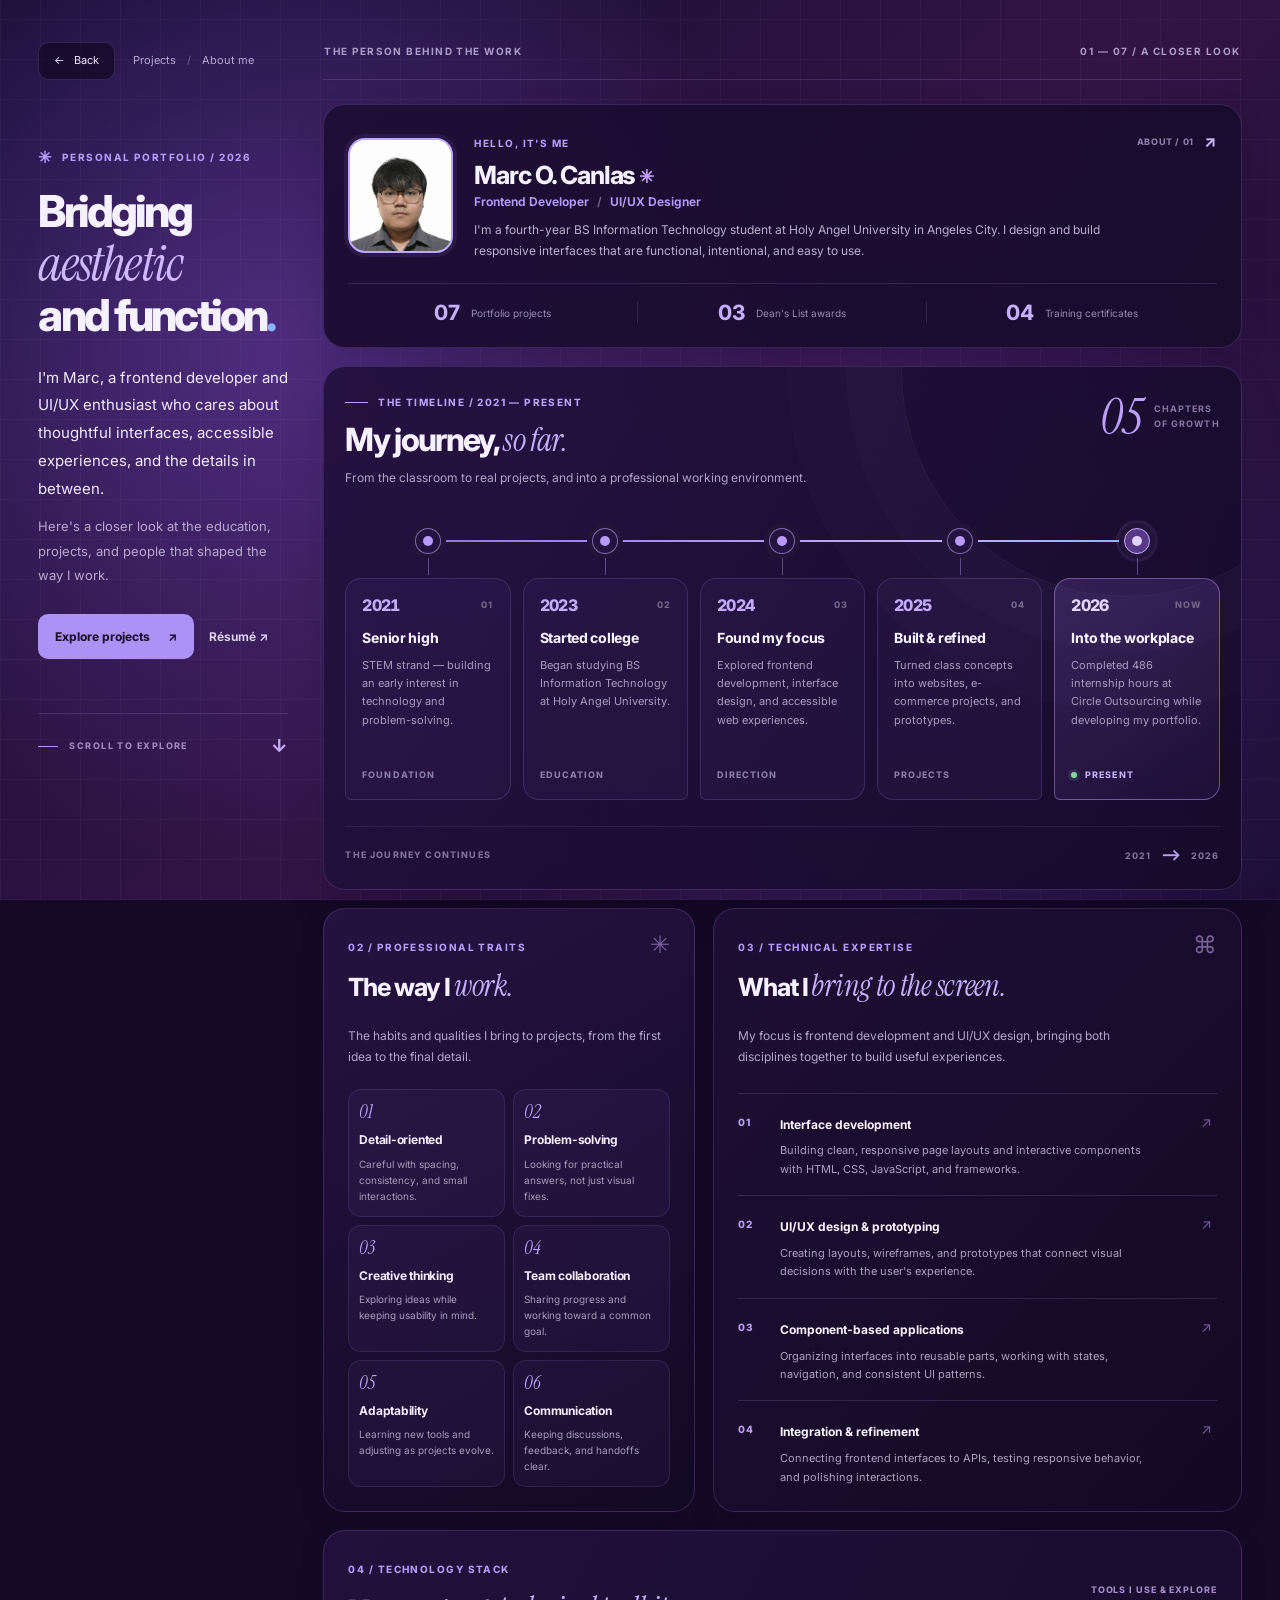
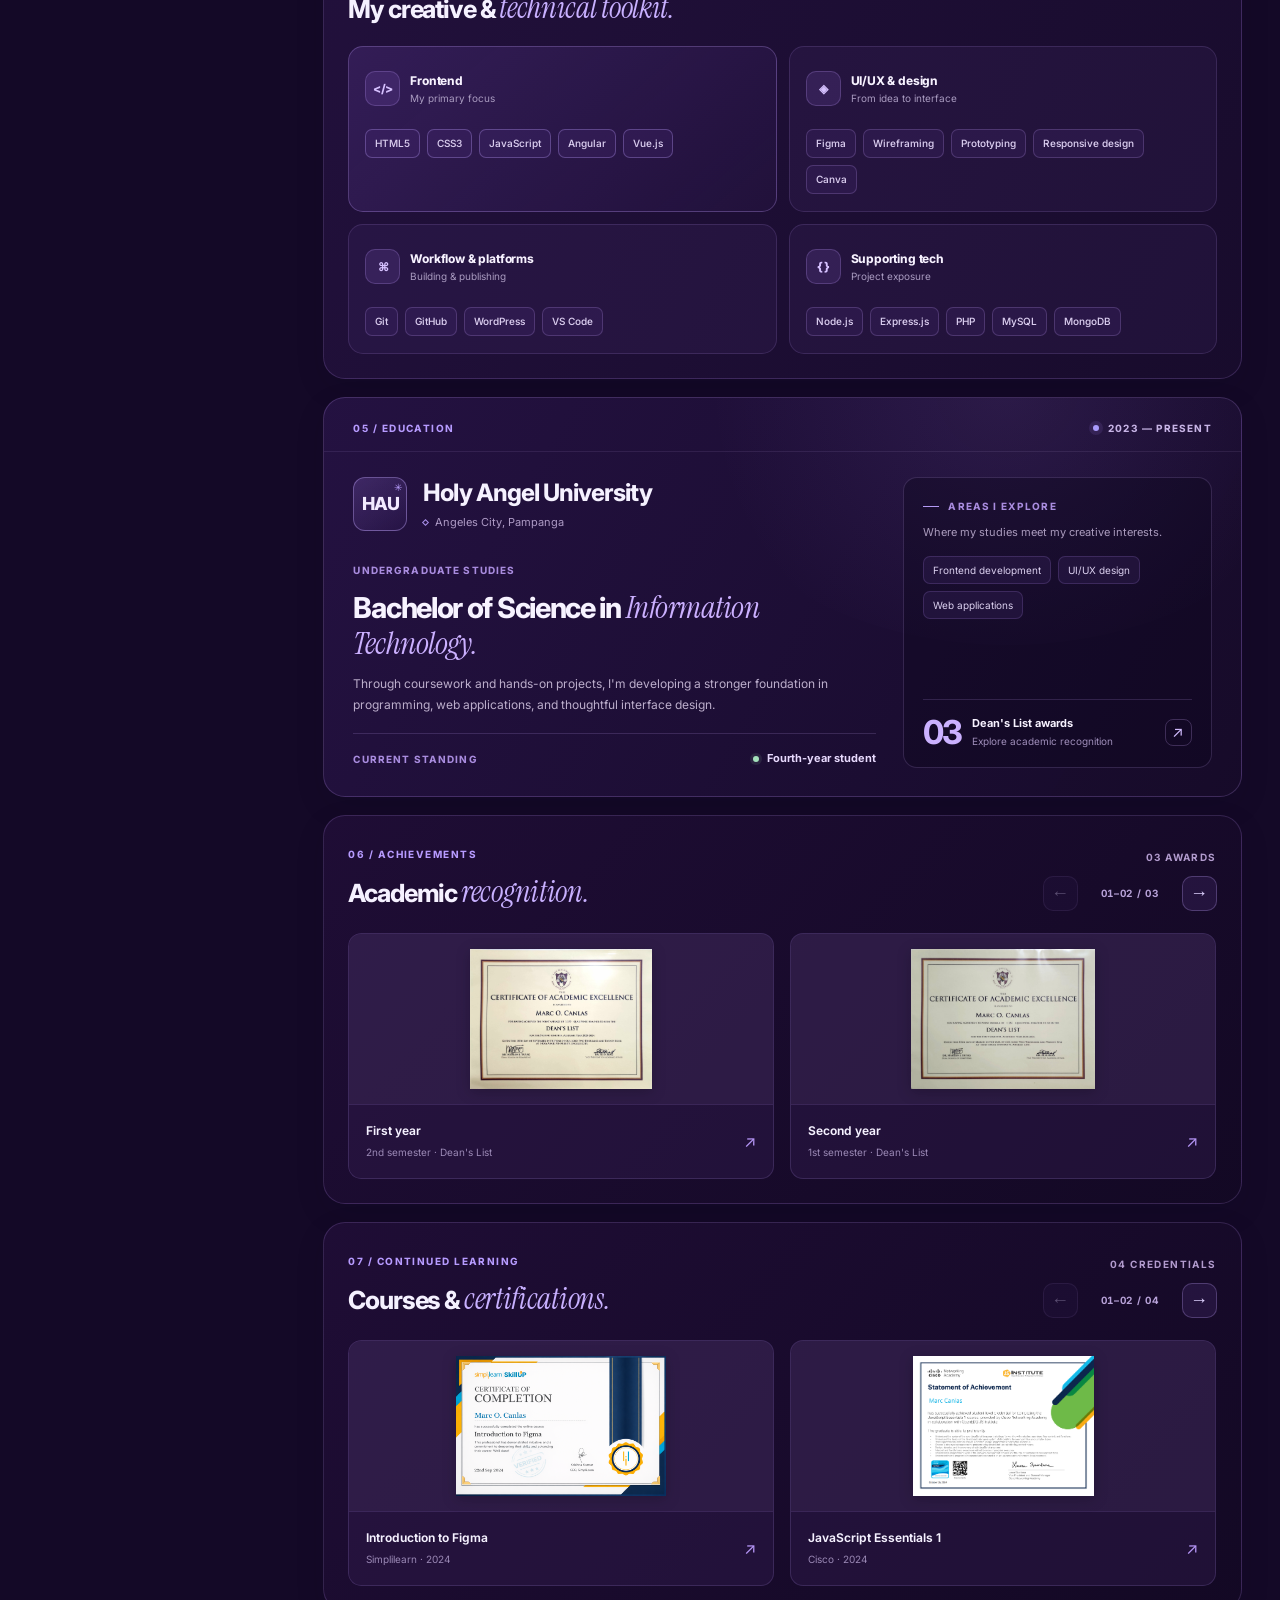
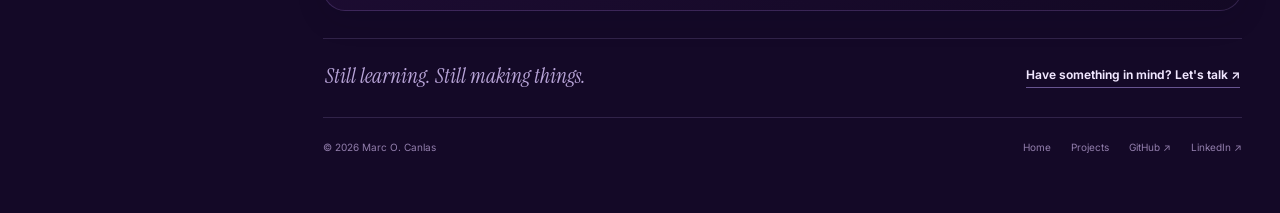
<file: profile.html>
<!doctype html>
<html lang="en">
<head>
 <meta charset="utf-8"><meta name="viewport" content="width=device-width,initial-scale=1">
 <meta name="theme-color" content="#190d31">
 <meta name="description" content="Marc Canlas — frontend developer and UI/UX designer. My experience, education, journey and certifications.">
 <title>About Marc — Journey & Experience | Marc Canlas</title>
 <link rel="icon" href="img/assets/logo.png" type="image/png">
 <link rel="preconnect" href="https://fonts.googleapis.com"><link rel="preconnect" href="https://fonts.gstatic.com" crossorigin>
 <link href="https://fonts.googleapis.com/css2?family=Inter:wght@400;500;600;650;700;750;800&family=Instrument+Serif:ital@0;1&display=swap" rel="stylesheet">
 <link rel="stylesheet" href="styles/profile-bento.css">
 <link rel="stylesheet" href="styles/journey-timeline.css">
 <link rel="stylesheet" href="styles/profile-expertise.css">
 <link rel="stylesheet" href="styles/education-card.css">
 <script src="js/education-card.js" defer></script>
 <script src="js/profile-bento.js" defer></script><script src="js/credential-carousels.js" defer></script><script src="js/journey-timeline.js" defer></script>
 <link rel="stylesheet" href="styles/credential-carousels.css">
</head>
<body>
 <a class="pf-skip" href="#profile-content">Skip to profile content</a>
 <div class="pf-shell">
  <aside class="pf-aside" aria-label="Profile introduction">
    <nav class="pf-breadcrumb" aria-label="Breadcrumb"><a class="pf-back" href="index.html#about"><span aria-hidden="true">←</span> Back</a><span><a href="projects.html">Projects</a> <span class="pf-divider">/</span> About me</span></nav>
    <div class="pf-aside-inner">
      <div class="pf-eyebrow"><span class="pf-small-star" aria-hidden="true">✳</span> PERSONAL PORTFOLIO / 2026</div>
      <h1>Bridging<br><em>aesthetic</em><br>and function<span class="pf-period">.</span></h1>
      <p class="pf-intro">I'm Marc, a frontend developer and UI/UX enthusiast who cares about thoughtful interfaces, accessible experiences, and the details in between.</p>
      <p class="pf-secondary">Here's a closer look at the education, projects, and people that shaped the way I work.</p>
      <div class="pf-aside-actions"><a href="projects.html" class="pf-main-button">Explore projects <span aria-hidden="true">↗</span></a><a href="img/assets/Marc_Canlas_Resume_2026.pdf" class="pf-quiet-link" target="_blank" rel="noopener noreferrer">Résumé <span aria-hidden="true">↗</span></a></div>
      <div class="pf-side-foot"><span class="pf-side-line" aria-hidden="true"></span><span>SCROLL TO EXPLORE</span><span aria-hidden="true">↓</span></div>
    </div>
  </aside>
  <main class="pf-content" id="profile-content">
   <div class="pf-content-intro"><span>THE PERSON BEHIND THE WORK</span><span>01 — 07 / A CLOSER LOOK</span></div>
   <div class="pf-grid">
    <section class="pf-card pf-card-profile pf-span-12" aria-labelledby="pf-profile-heading">
     <div class="pf-profile-row">
      <div class="pf-photo"><img src="img/assets/profile.png" alt="Portrait of Marc Canlas" width="104" height="110"></div>
      <div class="pf-profile-copy"><span class="pf-card-kicker">HELLO, IT'S ME</span><h2 id="pf-profile-heading">Marc O. Canlas <span class="pf-hello-dot" aria-hidden="true">✳</span></h2>
       <p class="pf-primary-role">Frontend Developer <span aria-hidden="true">/</span> UI/UX Designer</p>
       <p>I'm a fourth-year BS Information Technology student at Holy Angel University in Angeles City. I design and build responsive interfaces that are functional, intentional, and easy to use.</p>
      </div>
      <div class="pf-profile-corner"><span>ABOUT / 01</span><span aria-hidden="true">↗</span></div>
     </div>
     <div class="pf-metrics" aria-label="Profile highlights"><div><strong>07</strong><span>Portfolio projects</span></div><div><strong>03</strong><span>Dean's List awards</span></div><div><strong>04</strong><span>Training certificates</span></div></div>
    </section>
    <section aria-labelledby="journey-title" class="journey-panel pf-card pf-span-12" id="journey">
<div class="journey-header">
<div>
<span class="journey-kicker"><span aria-hidden="true" class="journey-kicker-line"></span> THE TIMELINE / 2021 — PRESENT</span>
<h3 id="journey-title">My journey, <em>so far.</em></h3>
<p>From the classroom to real projects, and into a professional working environment.</p>
</div>
<div class="journey-aside"><span class="journey-aside-num">05</span><span>CHAPTERS<br/>OF GROWTH</span></div>
</div>
<div class="journey-track">
<div aria-hidden="true" class="journey-rail"><span class="journey-progress"></span></div>
<ol aria-label="Chronological education and career milestones" class="journey-milestones">
<li class="journey-milestone" style="--step:0">
<span aria-hidden="true" class="journey-dot"></span>
<div class="journey-event">
<span class="journey-event-top"><time datetime="2021">2021</time><span class="journey-event-index">01</span></span>
<h4>Senior high</h4>
<p>STEM strand — building an early interest in technology and problem-solving.</p>
<span class="journey-type">FOUNDATION</span>
</div>
</li>
<li class="journey-milestone" style="--step:1">
<span aria-hidden="true" class="journey-dot"></span>
<div class="journey-event">
<span class="journey-event-top"><time datetime="2023">2023</time><span class="journey-event-index">02</span></span>
<h4>Started college</h4>
<p>Began studying BS Information Technology at Holy Angel University.</p>
<span class="journey-type">EDUCATION</span>
</div>
</li>
<li class="journey-milestone" style="--step:2">
<span aria-hidden="true" class="journey-dot"></span>
<div class="journey-event">
<span class="journey-event-top"><time datetime="2024">2024</time><span class="journey-event-index">03</span></span>
<h4>Found my focus</h4>
<p>Explored frontend development, interface design, and accessible web experiences.</p>
<span class="journey-type">DIRECTION</span>
</div>
</li>
<li class="journey-milestone" style="--step:3">
<span aria-hidden="true" class="journey-dot"></span>
<div class="journey-event">
<span class="journey-event-top"><time datetime="2025">2025</time><span class="journey-event-index">04</span></span>
<h4>Built &amp; refined</h4>
<p>Turned class concepts into websites, e-commerce projects, and prototypes.</p>
<span class="journey-type">PROJECTS</span>
</div>
</li>
<li class="journey-milestone journey-milestone-current" style="--step:4">
<span aria-hidden="true" class="journey-dot"></span>
<div class="journey-event">
<span class="journey-event-top"><time datetime="2026">2026</time><span class="journey-event-index">NOW</span></span>
<h4>Into the workplace</h4>
<p>Completed 486 internship hours at Circle Outsourcing while developing my portfolio.</p>
<span class="journey-type journey-type-current"><span aria-hidden="true" class="live-dot"></span> PRESENT</span>
</div>
</li>
</ol>
</div>
<div class="journey-bottom"><span>THE JOURNEY CONTINUES</span><span aria-hidden="true">2021 <span class="journey-bottom-arrow">⟶</span> 2026</span></div>
</section>
    <!-- Professional qualities: how I work with people and solve design problems. -->
    <section class="pf-card pf-traits-card pf-span-5" aria-labelledby="pf-traits-heading">
     <div class="pf-card-heading"><div><span class="pf-card-kicker">02 / PROFESSIONAL TRAITS</span><h2 id="pf-traits-heading">The way I <em>work.</em></h2></div><span class="pf-icon pf-circle-icon" aria-hidden="true">✳</span></div>
     <p class="pf-card-lead">The habits and qualities I bring to projects, from the first idea to the final detail.</p>
     <div class="pf-traits-grid">
       <div class="pf-trait"><span class="pf-trait-num">01</span><strong>Detail-oriented</strong><p>Careful with spacing, consistency, and small interactions.</p></div>
       <div class="pf-trait"><span class="pf-trait-num">02</span><strong>Problem-solving</strong><p>Looking for practical answers, not just visual fixes.</p></div>
       <div class="pf-trait"><span class="pf-trait-num">03</span><strong>Creative thinking</strong><p>Exploring ideas while keeping usability in mind.</p></div>
       <div class="pf-trait"><span class="pf-trait-num">04</span><strong>Team collaboration</strong><p>Sharing progress and working toward a common goal.</p></div>
       <div class="pf-trait"><span class="pf-trait-num">05</span><strong>Adaptability</strong><p>Learning new tools and adjusting as projects evolve.</p></div>
       <div class="pf-trait"><span class="pf-trait-num">06</span><strong>Communication</strong><p>Keeping discussions, feedback, and handoffs clear.</p></div>
     </div>
    </section>
    <!-- The work I actually practice, beyond a list of technologies. -->
    <section class="pf-card pf-expertise-card pf-span-7" aria-labelledby="pf-expertise-heading">
     <div class="pf-card-heading"><div><span class="pf-card-kicker">03 / TECHNICAL EXPERTISE</span><h2 id="pf-expertise-heading">What I <em>bring to the screen.</em></h2></div><span class="pf-icon" aria-hidden="true">⌘</span></div>
     <p class="pf-card-lead">My focus is frontend development and UI/UX design, bringing both disciplines together to build useful experiences.</p>
     <div class="pf-expertise-list">
       <div class="pf-expertise-row"><span class="pf-expertise-index">01</span><div><strong>Interface development</strong><p>Building clean, responsive page layouts and interactive components with HTML, CSS, JavaScript, and frameworks.</p></div><span class="pf-expertise-mark" aria-hidden="true">↗</span></div>
       <div class="pf-expertise-row"><span class="pf-expertise-index">02</span><div><strong>UI/UX design & prototyping</strong><p>Creating layouts, wireframes, and prototypes that connect visual decisions with the user's experience.</p></div><span class="pf-expertise-mark" aria-hidden="true">↗</span></div>
       <div class="pf-expertise-row"><span class="pf-expertise-index">03</span><div><strong>Component-based applications</strong><p>Organizing interfaces into reusable parts, working with states, navigation, and consistent UI patterns.</p></div><span class="pf-expertise-mark" aria-hidden="true">↗</span></div>
       <div class="pf-expertise-row"><span class="pf-expertise-index">04</span><div><strong>Integration & refinement</strong><p>Connecting frontend interfaces to APIs, testing responsive behavior, and polishing interactions.</p></div><span class="pf-expertise-mark" aria-hidden="true">↗</span></div>
     </div>
    </section>
    <!-- Technologies shown separately from proficiency claims. -->
    <section class="pf-card pf-technology-card pf-span-12" aria-labelledby="pf-stack-heading">
     <div class="pf-card-heading pf-technology-head"><div><span class="pf-card-kicker">04 / TECHNOLOGY STACK</span><h2 id="pf-stack-heading">My creative & <em>technical toolkit.</em></h2></div><span class="pf-technology-note">TOOLS I USE & EXPLORE</span></div>
     <div class="pf-stack-grid">
       <div class="pf-stack-group pf-stack-featured"><div class="pf-stack-group-heading"><span class="pf-stack-icon" aria-hidden="true">&lt;/&gt;</span><div><h3>Frontend</h3><p>My primary focus</p></div></div><div class="pf-stack-pills"><span>HTML5</span><span>CSS3</span><span>JavaScript</span><span>Angular</span><span>Vue.js</span></div></div>
       <div class="pf-stack-group"><div class="pf-stack-group-heading"><span class="pf-stack-icon" aria-hidden="true">◈</span><div><h3>UI/UX & design</h3><p>From idea to interface</p></div></div><div class="pf-stack-pills"><span>Figma</span><span>Wireframing</span><span>Prototyping</span><span>Responsive design</span><span>Canva</span></div></div>
       <div class="pf-stack-group"><div class="pf-stack-group-heading"><span class="pf-stack-icon" aria-hidden="true">⌘</span><div><h3>Workflow & platforms</h3><p>Building & publishing</p></div></div><div class="pf-stack-pills"><span>Git</span><span>GitHub</span><span>WordPress</span><span>VS Code</span></div></div>
       <div class="pf-stack-group"><div class="pf-stack-group-heading"><span class="pf-stack-icon" aria-hidden="true">{ }</span><div><h3>Supporting tech</h3><p>Project exposure</p></div></div><div class="pf-stack-pills"><span>Node.js</span><span>Express.js</span><span>PHP</span><span>MySQL</span><span>MongoDB</span></div></div>
     </div>
    </section>
    <section aria-labelledby="pf-education-heading" class="pf-card pf-card-education pf-span-12" id="education">
<div class="edu-topbar">
<span class="pf-card-kicker">05 / EDUCATION</span>
<span class="edu-years"><span aria-hidden="true" class="edu-years-dot"></span> 2023 — PRESENT</span>
</div>
<div class="edu-content">
<div class="edu-main">
<div class="edu-school-row">
<span aria-hidden="true" class="edu-monogram"><span>HAU</span><span class="edu-monogram-mark">✳</span></span>
<div class="edu-school-copy">
<h2 id="pf-education-heading">Holy Angel University</h2>
<p class="edu-location"><span aria-hidden="true" class="edu-location-dot"></span> Angeles City, Pampanga</p>
</div>
</div>
<div class="edu-degree">
<span class="edu-eyebrow">UNDERGRADUATE STUDIES</span>
<h3>Bachelor of Science in <em>Information Technology.</em></h3>
<p>Through coursework and hands-on projects, I'm developing a stronger foundation in programming, web applications, and thoughtful interface design.</p>
</div>
<div class="edu-standing"><span class="edu-standing-label">CURRENT STANDING</span><span class="edu-standing-value"><span aria-hidden="true" class="edu-standing-dot"></span> Fourth-year student</span></div>
</div>
<aside aria-label="Academic focus and recognition" class="edu-side">
<div class="edu-focus">
<div class="edu-side-kicker"><span aria-hidden="true" class="edu-mini-line"></span> AREAS I EXPLORE</div>
<p>Where my studies meet my creative interests.</p>
<div aria-label="Academic interests" class="edu-focus-list">
<span>Frontend development</span>
<span>UI/UX design</span>
<span>Web applications</span>
</div>
</div>
<a aria-label="View my three Dean's List awards below" class="edu-recognition" data-edu-awards-link href="#pf-awards-heading">
<span class="edu-award-number" data-edu-awards-count>03</span>
<span class="edu-award-copy"><strong>Dean's List awards</strong><small>Explore academic recognition</small></span>
<span aria-hidden="true" class="edu-award-arrow">↗</span>
</a>
</aside>
</div>
</section>
    <section class="pf-card pf-card-gallery pf-span-12 pf-credential-gallery" aria-labelledby="pf-awards-heading"><div class="pf-card-heading pf-gallery-title"><div><span class="pf-card-kicker">06 / ACHIEVEMENTS</span><h2 id="pf-awards-heading">Academic <em>recognition.</em></h2></div><div class="pf-gallery-tools">
       <span class="pf-gallery-count" data-credential-total></span>
       <div class="pf-gallery-navigation" role="group" aria-label="Browse awards">
        <button class="pf-gallery-arrow" data-credential-prev type="button" aria-label="Previous awards" disabled><span aria-hidden="true">←</span></button>
        <span class="pf-gallery-page" data-credential-page aria-live="polite" aria-atomic="true">01 / 01</span>
        <button class="pf-gallery-arrow" data-credential-next type="button" aria-label="Next awards" disabled><span aria-hidden="true">→</span></button>
       </div>
      </div></div><div class="pf-proof-window" tabindex="0" role="region" aria-label="Academic recognition carousel"><div class="pf-proof-grid pf-award-grid">
<a class="pf-proof" href="img/achievements/Achievement1.jpg" target="_blank" rel="noopener noreferrer"><span class="pf-proof-image"><img src="img/achievements/Achievement1.jpg" loading="lazy" alt="Dean's List certificate, first year, second semester"></span><span class="pf-proof-info"><span><strong>First year</strong><small>2nd semester · Dean's List</small></span><span aria-hidden="true">↗</span></span></a>
<a class="pf-proof" href="img/achievements/Achievement2.jpg" target="_blank" rel="noopener noreferrer"><span class="pf-proof-image"><img src="img/achievements/Achievement2.jpg" loading="lazy" alt="Dean's List certificate, second year, first semester"></span><span class="pf-proof-info"><span><strong>Second year</strong><small>1st semester · Dean's List</small></span><span aria-hidden="true">↗</span></span></a>
<a class="pf-proof" href="img/achievements/Achievement3.jpg" target="_blank" rel="noopener noreferrer"><span class="pf-proof-image"><img src="img/achievements/Achievement3.jpg" loading="lazy" alt="Dean's List certificate, second year, second semester"></span><span class="pf-proof-info"><span><strong>Second year</strong><small>2nd semester · Dean's List</small></span><span aria-hidden="true">↗</span></span></a>
</div></div>
</section>
    <section class="pf-card pf-card-gallery pf-span-12 pf-credential-gallery" aria-labelledby="pf-certs-heading"><div class="pf-card-heading pf-gallery-title"><div><span class="pf-card-kicker">07 / CONTINUED LEARNING</span><h2 id="pf-certs-heading">Courses & <em>certifications.</em></h2></div><div class="pf-gallery-tools">
       <span class="pf-gallery-count" data-credential-total></span>
       <div class="pf-gallery-navigation" role="group" aria-label="Browse certificates">
        <button class="pf-gallery-arrow" data-credential-prev type="button" aria-label="Previous certificates" disabled><span aria-hidden="true">←</span></button>
        <span class="pf-gallery-page" data-credential-page aria-live="polite" aria-atomic="true">01 / 01</span>
        <button class="pf-gallery-arrow" data-credential-next type="button" aria-label="Next certificates" disabled><span aria-hidden="true">→</span></button>
       </div>
      </div></div><div class="pf-proof-window" tabindex="0" role="region" aria-label="Courses and certifications carousel"><div class="pf-proof-grid pf-certificate-grid">
<a class="pf-proof" href="img/certificates/introduction_to_figma.png" target="_blank" rel="noopener noreferrer"><span class="pf-proof-image"><img src="img/certificates/introduction_to_figma.png" loading="lazy" alt="Introduction to Figma certificate"></span><span class="pf-proof-info"><span><strong>Introduction to Figma</strong><small>Simplilearn · 2024</small></span><span aria-hidden="true">↗</span></span></a>
<a class="pf-proof" href="img/certificates/javascript_essentials_1.png" target="_blank" rel="noopener noreferrer"><span class="pf-proof-image"><img src="img/certificates/javascript_essentials_1.png" loading="lazy" alt="JavaScript Essentials 1 certificate"></span><span class="pf-proof-info"><span><strong>JavaScript Essentials 1</strong><small>Cisco · 2024</small></span><span aria-hidden="true">↗</span></span></a>
<a class="pf-proof" href="img/certificates/responsive_web_design.png" target="_blank" rel="noopener noreferrer"><span class="pf-proof-image"><img src="img/certificates/responsive_web_design.png" loading="lazy" alt="Legacy Responsive Web Design certificate"></span><span class="pf-proof-info"><span><strong>Responsive Web Design</strong><small>freeCodeCamp · 2024</small></span><span aria-hidden="true">↗</span></span></a>
<a class="pf-proof" href="img/certificates/javascript_algorithms.png" target="_blank" rel="noopener noreferrer"><span class="pf-proof-image"><img src="img/certificates/javascript_algorithms.png" loading="lazy" alt="JavaScript Algorithms and Data Structures certificate"></span><span class="pf-proof-info"><span><strong>JavaScript Algorithms</strong><small>freeCodeCamp · 2025</small></span><span aria-hidden="true">↗</span></span></a>
</div></div>
</section>
   </div>
   <div class="pf-bottom-row"><p>Still learning. Still making things.</p><a href="index.html#contact">Have something in mind? Let's talk <span aria-hidden="true">↗</span></a></div>
   <footer class="pf-footer"><span>© 2026 Marc O. Canlas</span><div><a href="index.html">Home</a><a href="projects.html">Projects</a><a href="https://github.com/TheCanlasArchive" target="_blank" rel="noopener noreferrer">GitHub ↗</a><a href="https://www.linkedin.com/in/marc-ordonez-canlas-a34320311/" target="_blank" rel="noopener noreferrer">LinkedIn ↗</a></div></footer>
  </main>
 </div>
</body>
</html>
</file>
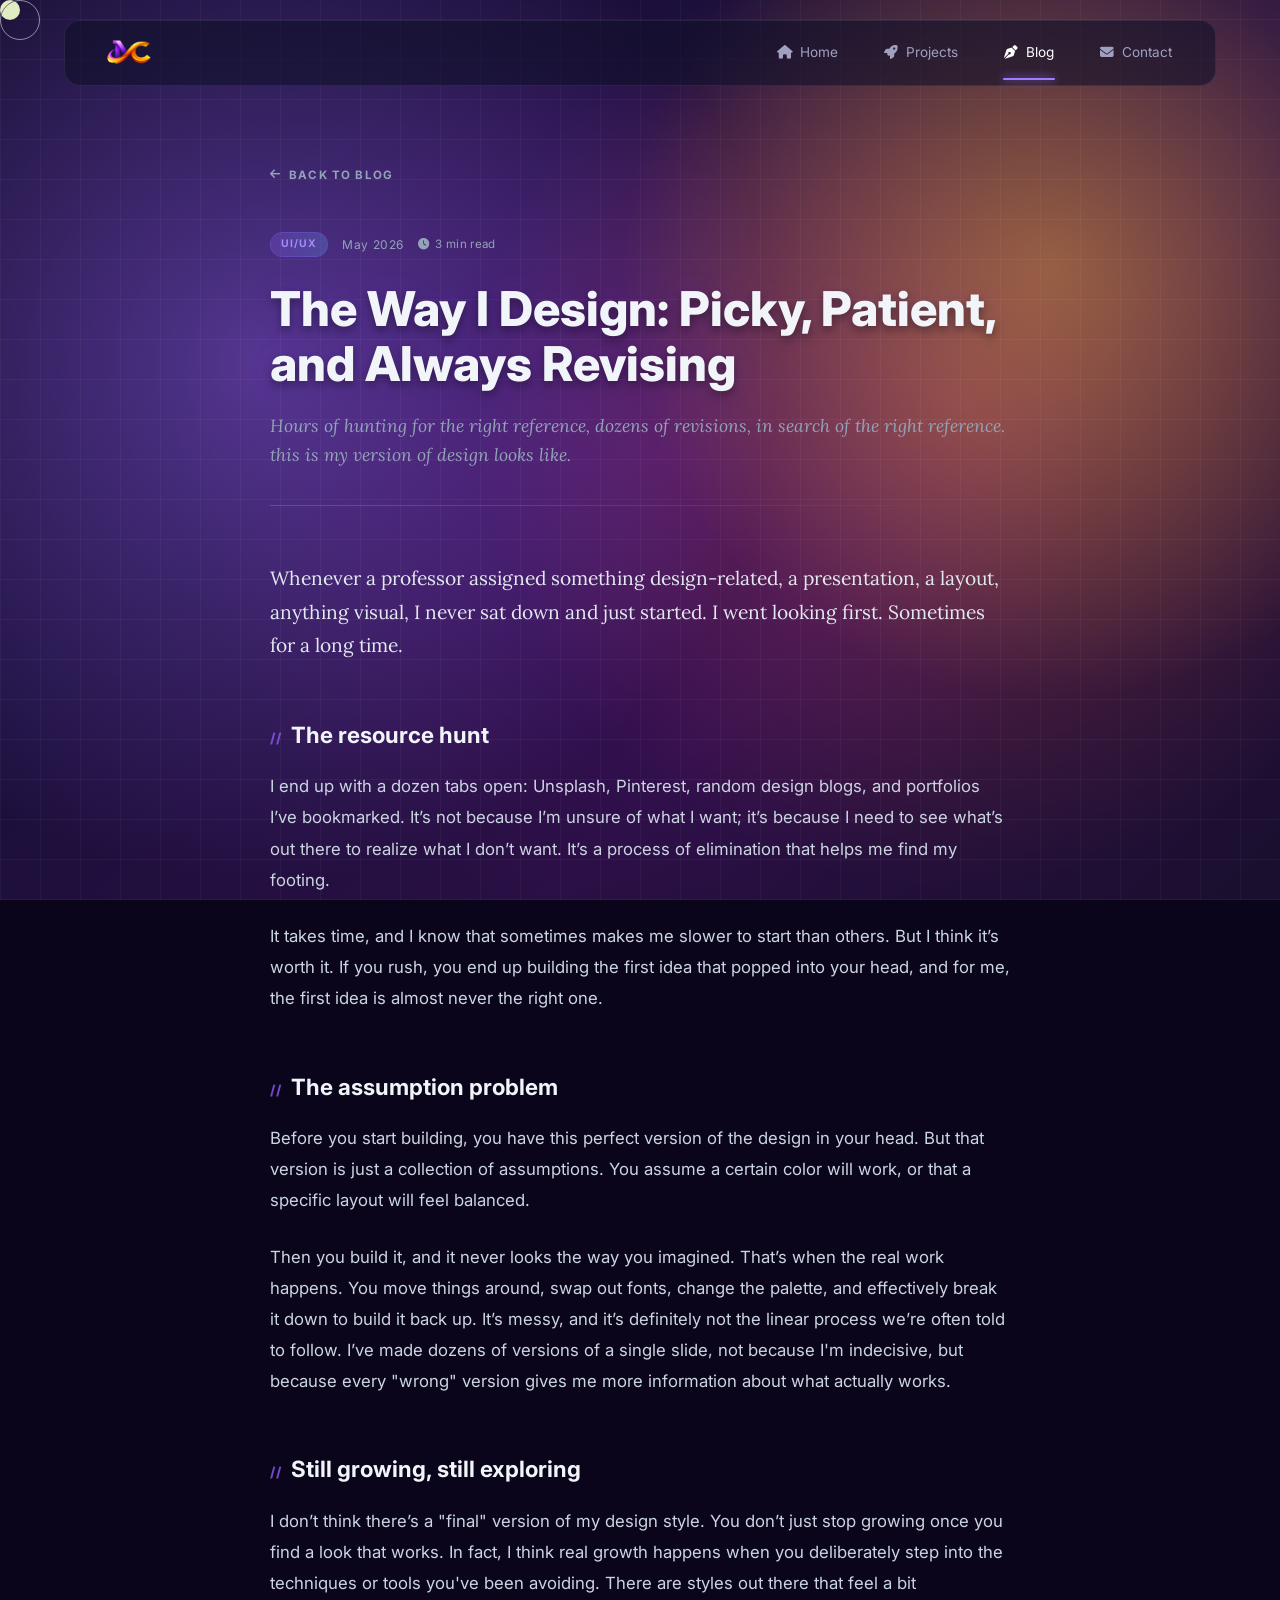
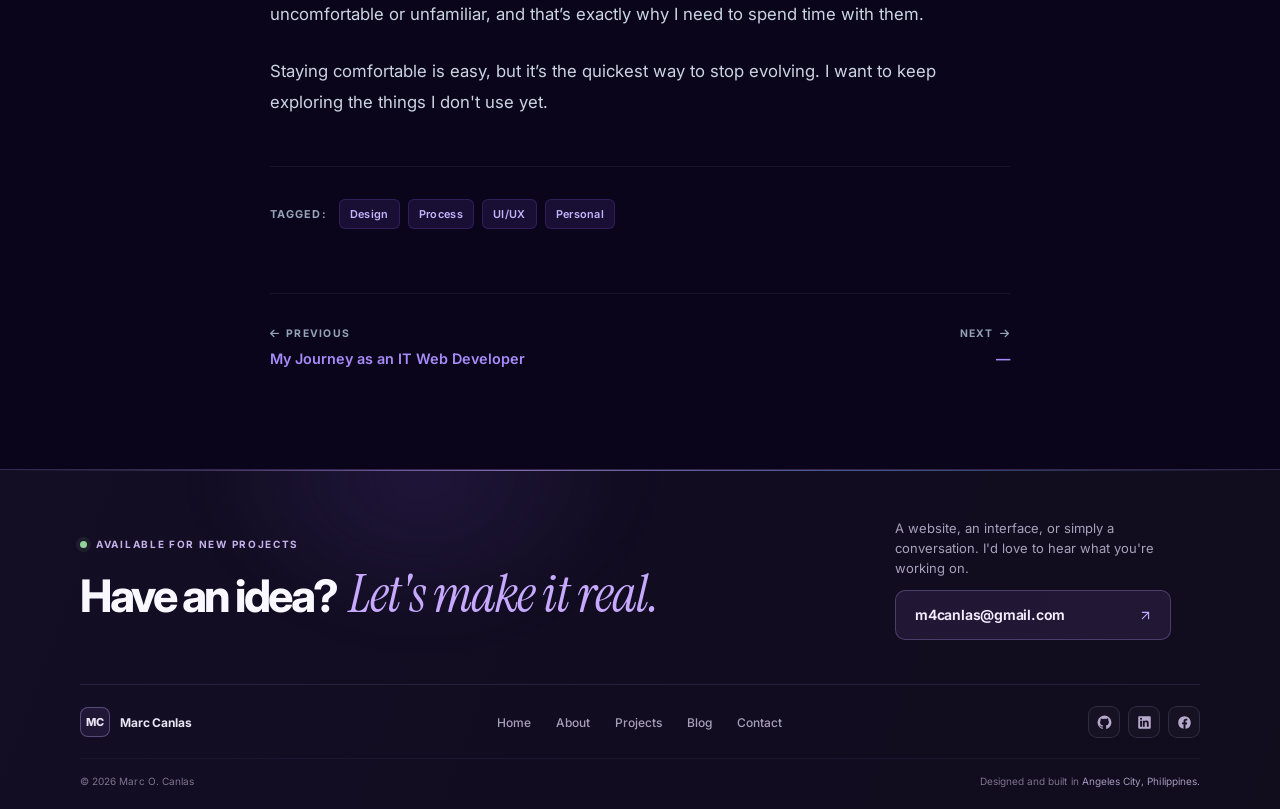
<file: blog/blog-design-process.html>
<!DOCTYPE html>
<html lang="en">
<head>
    <meta charset="UTF-8" />
    <meta name="viewport" content="width=device-width, initial-scale=1.0" />
    <title>The Way I Design: Picky, Patient, and Always Revising — Marc Canlas</title>
    <link rel="icon" type="image/png" sizes="64x64" href="../img/assets/logo.png">
    <link href="https://fonts.googleapis.com/css2?family=Inter:wght@300;400;600;800&family=Lora:ital,wght@0,400;0,600;1,400&display=swap" rel="stylesheet" />
    <link rel="stylesheet" href="https://cdnjs.cloudflare.com/ajax/libs/font-awesome/6.5.0/css/all.min.css" />
    <link rel="stylesheet" href="../styles/style.css" />
    <link rel="stylesheet" href="../styles/blog.css" />
    <link rel="stylesheet" href="../styles/post.css" />
  <link rel="stylesheet" href="../styles/footer-compact.css" />
  <link href="https://fonts.googleapis.com/css2?family=Instrument+Serif:ital@0;1&display=swap" rel="stylesheet" />
</head>
<body>
    <div id="cursor"></div>
    <div class="cursor-follower" id="follower"></div>
    <div class="background-container">
        <div class="square"></div><div class="square"></div><div class="square"></div>
        <div class="square"></div><div class="square"></div>
    </div>

    <header>
        <nav class="navbar">
            <div class="nav-container">
                <div class="logo"><a href="../index.html"><img src="../img/assets/logo.png" alt="Marc Canlas Logo"></a></div>
                <ul class="nav-links">
                    <li><a href="../index.html#home" class="nav-item"><i class="fas fa-home"></i><span>Home</span></a></li>
                    <li><a href="../projects.html" class="nav-item"><i class="fas fa-rocket"></i><span>Projects</span></a></li>
                    <li><a href="../blog.html" class="nav-item active"><i class="fas fa-pen-nib"></i><span>Blog</span></a></li>
                    <li><a href="../index.html#contact" class="nav-item"><i class="fas fa-envelope"></i><span>Contact</span></a></li>
                </ul>
                <div class="hamburger" id="hamburger"><span></span><span></span><span></span></div>
            </div>
        </nav>
    </header>

    <main class="post-main">
        <div class="post-container">

            <a href="../blog.html" class="post-back"><i class="fas fa-arrow-left"></i> Back to Blog</a>

            <header class="post-header">
                <div class="post-eyebrow">
                    <span class="blog-tag">UI/UX</span>
                    <span class="post-date">May 2026</span>
                    <span class="post-read-time"><i class="fas fa-clock"></i> 3 min read</span>
                </div>
                <h1 class="post-title">The Way I Design: Picky, Patient, and Always Revising</h1>
                <p class="post-subtitle">Hours of hunting for the right reference, dozens of revisions, in search of the right reference. this is my version of design looks like.</p>
                <div class="post-divider"></div>
            </header>

            <article class="post-body">

                <p class="post-lead">Whenever a professor assigned something design-related, a presentation, a layout, anything visual, I never sat down and just started. I went looking first. Sometimes for a long time.</p>

                <h2>The resource hunt</h2>

                <p>I end up with a dozen tabs open: Unsplash, Pinterest, random design blogs, and portfolios I’ve bookmarked. It’s not because I’m unsure of what I want; it’s because I need to see what’s out there to realize what I don’t want. It’s a process of elimination that helps me find my footing.</p>

                <p>It takes time, and I know that sometimes makes me slower to start than others. But I think it’s worth it. If you rush, you end up building the first idea that popped into your head, and for me, the first idea is almost never the right one.</p>


                <h2>The assumption problem</h2>

                <p>Before you start building, you have this perfect version of the design in your head. But that version is just a collection of assumptions. You assume a certain color will work, or that a specific layout will feel balanced.</p>

                <p>Then you build it, and it never looks the way you imagined. That’s when the real work happens. You move things around, swap out fonts, change the palette, and effectively break it down to build it back up. It’s messy, and it’s definitely not the linear process we’re often told to follow. I’ve made dozens of versions of a single slide, not because I'm indecisive, but because every "wrong" version gives me more information about what actually works.</p>

                <h2>Still growing, still exploring</h2>

                <p>I don’t think there’s a "final" version of my design style. You don’t just stop growing once you find a look that works. In fact, I think real growth happens when you deliberately step into the techniques or tools you've been avoiding. There are styles out there that feel a bit uncomfortable or unfamiliar, and that’s exactly why I need to spend time with them.</p>

                <p>Staying comfortable is easy, but it’s the quickest way to stop evolving. I want to keep exploring the things I don't use yet.</p>

                <div class="post-tags-row">
                    <span class="post-tag-label">Tagged:</span>
                    <code>Design</code>
                    <code>Process</code>
                    <code>UI/UX</code>
                    <code>Personal</code>
                </div>

            </article>

            <nav class="post-nav">
                <div class="post-nav-item prev">
                    <span class="nav-dir"><i class="fas fa-arrow-left"></i> Previous</span>
                    <a href="blog-my-journey.html" class="nav-title">My Journey as an IT Web Developer</a>
                </div>
                <div class="post-nav-item next">
                    <span class="nav-dir">Next <i class="fas fa-arrow-right"></i></span>
                    <a href="" class="nav-title">—</a>
                </div>
            </nav>

        </div>
    </main>

    <footer class="footer-section site-footer" id="site-footer">
    <div class="site-footer__inner">
      <div class="site-footer__main">
        <div class="site-footer__message">
          <div class="site-footer__eyebrow">Available for new projects</div>
          <h2 class="site-footer__heading">Have an idea? <em>Let's make it real.</em></h2>
        </div>
        <div class="site-footer__contact">
          <p class="site-footer__intro">A website, an interface, or simply a conversation. I'd love to hear what you're working on.</p>
          <a class="site-footer__email" href="mailto:m4canlas@gmail.com" aria-label="Email Marc at m4canlas@gmail.com">
            <span>m4canlas@gmail.com</span><svg viewBox="0 0 24 24" width="15" height="15" fill="none" stroke="currentColor" stroke-width="1.8" stroke-linecap="round" stroke-linejoin="round" aria-hidden="true"><path d="M7 17 17 7M7 7h10v10"/></svg>
          </a>
        </div>
      </div>
      <div class="site-footer__base">
        <a class="site-footer__brand" href="../index.html#home" aria-label="Marc Canlas — back to home"><span class="site-footer__monogram">MC</span><span class="site-footer__name">Marc Canlas</span></a>
        <nav class="site-footer__links" aria-label="Footer navigation">
          <a href="../index.html#home">Home</a><a href="../index.html#about-split">About</a><a href="../projects.html">Projects</a><a href="../blog.html">Blog</a><a href="../index.html#contact">Contact</a>
        </nav>
        <div class="site-footer__social" aria-label="Social profiles">
          <a href="https://github.com/TheCanlasArchive" target="_blank" rel="noopener noreferrer" aria-label="GitHub (opens in a new tab)"><svg viewBox="0 0 24 24" width="15" height="15" fill="currentColor" aria-hidden="true"><path d="M12 .9a11.1 11.1 0 0 0-3.51 21.63c.55.11.76-.24.76-.54v-2.12c-3.09.68-3.74-1.31-3.74-1.31-.5-1.27-1.23-1.61-1.23-1.61-1.01-.69.08-.68.08-.68 1.12.08 1.71 1.15 1.71 1.15.99 1.69 2.61 1.2 3.24.91.1-.72.39-1.2.71-1.48-2.47-.28-5.07-1.24-5.07-5.49 0-1.21.44-2.2 1.14-2.97-.12-.28-.49-1.41.1-2.94 0 0 .93-.3 3.05 1.14A10.6 10.6 0 0 1 12 6.03c.94 0 1.87.13 2.75.37 2.12-1.44 3.05-1.14 3.05-1.14.59 1.53.22 2.66.1 2.94.71.77 1.14 1.76 1.14 2.97 0 4.26-2.6 5.2-5.08 5.48.4.35.76 1.02.76 2.06v3.28c0 .3.2.65.77.54A11.1 11.1 0 0 0 12 .9Z"/></svg></a>
          <a href="https://www.linkedin.com/in/marc-ordonez-canlas-a34320311/" target="_blank" rel="noopener noreferrer" aria-label="LinkedIn (opens in a new tab)"><svg viewBox="0 0 24 24" width="15" height="15" fill="currentColor" aria-hidden="true"><path d="M20.45 2H3.55C2.7 2 2 2.67 2 3.5v17c0 .83.7 1.5 1.55 1.5h16.9c.86 0 1.55-.67 1.55-1.5v-17c0-.83-.69-1.5-1.55-1.5ZM8 18.75H5V9h3v9.75ZM6.5 7.65a1.72 1.72 0 1 1 0-3.44 1.72 1.72 0 0 1 0 3.44Zm12.25 11.1h-3V14c0-1.14-.02-2.61-1.59-2.61-1.59 0-1.83 1.25-1.83 2.53v4.83h-3V9h2.88v1.33h.04c.4-.76 1.38-1.56 2.85-1.56 3.05 0 3.65 2.01 3.65 4.62v5.36Z"/></svg></a>
          <a href="https://www.facebook.com/marcordonez.canlas.906" target="_blank" rel="noopener noreferrer" aria-label="Facebook (opens in a new tab)"><svg viewBox="0 0 24 24" width="15" height="15" fill="currentColor" aria-hidden="true"><path d="M22 12.07C22 6.51 17.52 2 12 2S2 6.51 2 12.07a10.06 10.06 0 0 0 8.44 9.96v-7.08H7.9v-2.88h2.54V9.94c0-2.51 1.5-3.9 3.79-3.9 1.1 0 2.25.2 2.25.2v2.49h-1.27c-1.25 0-1.64.78-1.64 1.57v1.88h2.79l-.45 2.88h-2.34v7.08A10.06 10.06 0 0 0 22 12.07Z"/></svg></a>
        </div>
      </div>
      <div class="site-footer__legal">
        <p>© 2026 Marc O. Canlas</p>
        <p>Designed and built in <span>Angeles City, Philippines.</span></p>
      </div>
    </div>
    <a href="../index.html#home" class="scroll-top" id="scrollTopBtn" aria-label="Back to top"><i class="fa-solid fa-arrow-up" aria-hidden="true"></i></a>
  </footer>

    <script src="../js/script.js"></script>
</body>
</html>
</file>
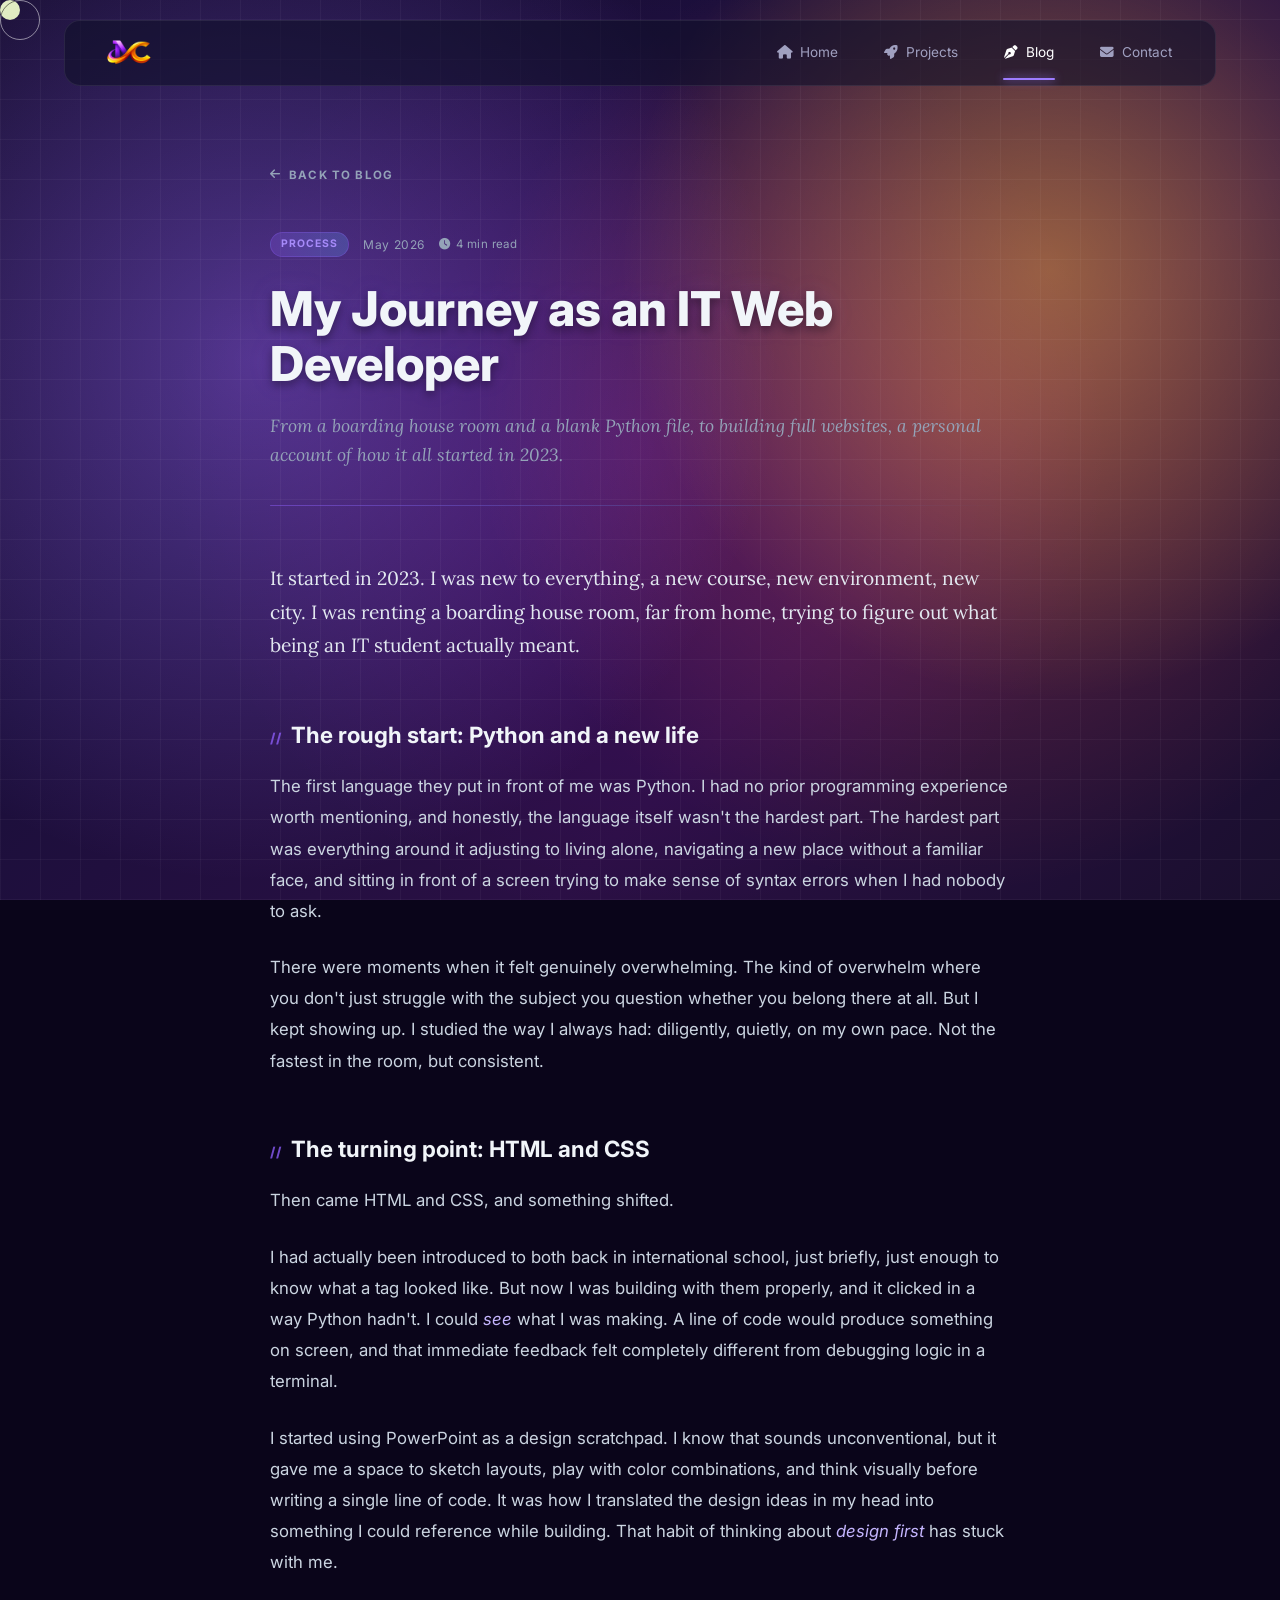
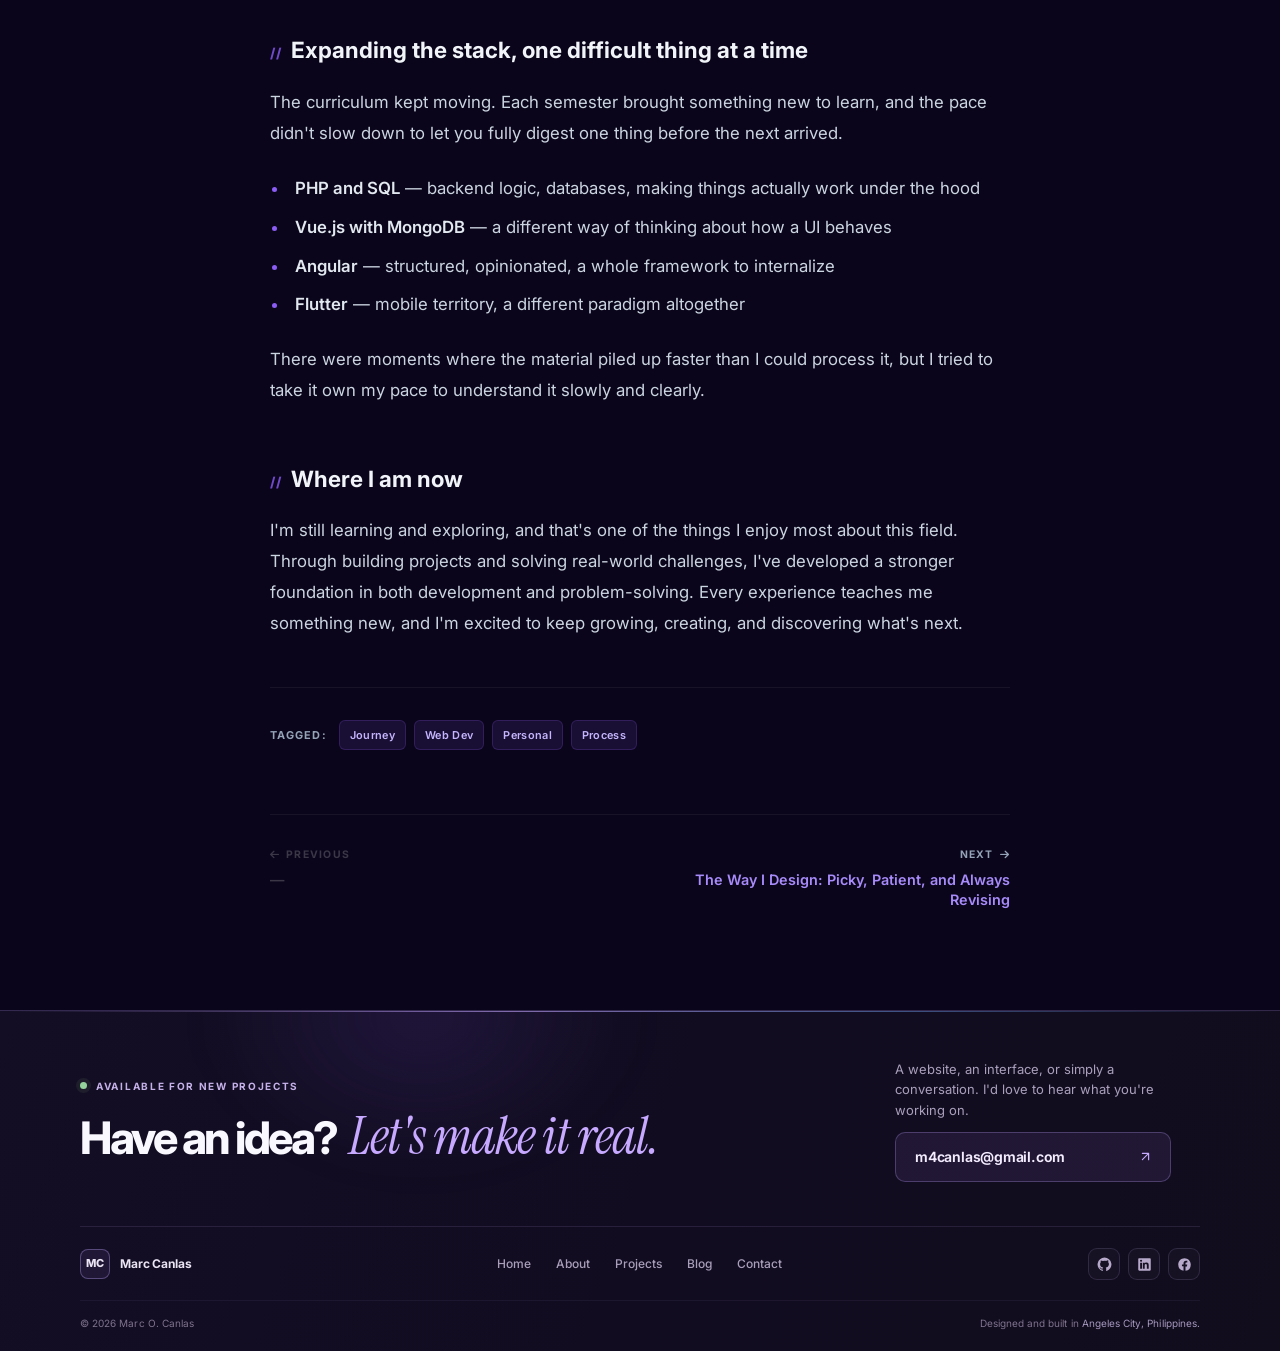
<file: blog/blog-my-journey.html>
<!DOCTYPE html>
<html lang="en">
<head>
    <meta charset="UTF-8" />
    <meta name="viewport" content="width=device-width, initial-scale=1.0" />
    <title>My Journey as an IT Web Developer — Marc Canlas</title>
    <link rel="icon" type="image/png" sizes="64x64" href="../img/assets/logo.png">
    <link href="https://fonts.googleapis.com/css2?family=Inter:wght@300;400;600;800&family=Lora:ital,wght@0,400;0,600;1,400&display=swap" rel="stylesheet" />
    <link rel="stylesheet" href="https://cdnjs.cloudflare.com/ajax/libs/font-awesome/6.5.0/css/all.min.css" />
    <link rel="stylesheet" href="../styles/style.css" />
    <link rel="stylesheet" href="../styles/blog.css" />
    <link rel="stylesheet" href="../styles/post.css" />
  <link rel="stylesheet" href="../styles/footer-compact.css" />
  <link href="https://fonts.googleapis.com/css2?family=Instrument+Serif:ital@0;1&display=swap" rel="stylesheet" />
</head>
<body>
    <div id="cursor"></div>
    <div class="cursor-follower" id="follower"></div>
    <div class="background-container">
        <div class="square"></div><div class="square"></div><div class="square"></div>
        <div class="square"></div><div class="square"></div>
    </div>

    <header>
        <nav class="navbar">
            <div class="nav-container">
                <div class="logo"><a href="../index.html"><img src="../img/assets/logo.png" alt="Marc Canlas Logo"></a></div>
                <ul class="nav-links">
                    <li><a href="../index.html#home" class="nav-item"><i class="fas fa-home"></i><span>Home</span></a></li>
                    <li><a href="../projects.html" class="nav-item"><i class="fas fa-rocket"></i><span>Projects</span></a></li>
                    <li><a href="../blog.html" class="nav-item active"><i class="fas fa-pen-nib"></i><span>Blog</span></a></li>
                    <li><a href="../index.html#contact" class="nav-item"><i class="fas fa-envelope"></i><span>Contact</span></a></li>
                </ul>
                <div class="hamburger" id="hamburger"><span></span><span></span><span></span></div>
            </div>
        </nav>
    </header>

    <main class="post-main">
        <div class="post-container">

            <a href="../blog.html" class="post-back"><i class="fas fa-arrow-left"></i> Back to Blog</a>

            <header class="post-header">
                <div class="post-eyebrow">
                    <span class="blog-tag">Process</span>
                    <span class="post-date">May 2026</span>
                    <span class="post-read-time"><i class="fas fa-clock"></i> 4 min read</span>
                </div>
                <h1 class="post-title">My Journey as an IT Web Developer</h1>
                <p class="post-subtitle">From a boarding house room and a blank Python file, to building full websites, a personal account of how it all started in 2023.</p>
                <div class="post-divider"></div>
            </header>

            <article class="post-body">

                <p class="post-lead">It started in 2023. I was new to everything, a new course, new environment, new city. I was renting a boarding house room, far from home, trying to figure out what being an IT student actually meant.</p>

                <h2>The rough start: Python and a new life</h2>

                <p>The first language they put in front of me was Python. I had no prior programming experience worth mentioning, and honestly, the language itself wasn't the hardest part. The hardest part was everything around it adjusting to living alone, navigating a new place without a familiar face, and sitting in front of a screen trying to make sense of syntax errors when I had nobody to ask.</p>

                <p>There were moments when it felt genuinely overwhelming. The kind of overwhelm where you don't just struggle with the subject you question whether you belong there at all. But I kept showing up. I studied the way I always had: diligently, quietly, on my own pace. Not the fastest in the room, but consistent.</p>

                <h2>The turning point: HTML and CSS</h2>

                <p>Then came HTML and CSS, and something shifted.</p>

                <p>I had actually been introduced to both back in international school, just briefly, just enough to know what a tag looked like. But now I was building with them properly, and it clicked in a way Python hadn't. I could <em>see</em> what I was making. A line of code would produce something on screen, and that immediate feedback felt completely different from debugging logic in a terminal.</p>


                <p>I started using PowerPoint as a design scratchpad. I know that sounds unconventional, but it gave me a space to sketch layouts, play with color combinations, and think visually before writing a single line of code. It was how I translated the design ideas in my head into something I could reference while building. That habit of thinking about <em>design first</em> has stuck with me.</p>

                <h2>Expanding the stack, one difficult thing at a time</h2>

                <p>The curriculum kept moving. Each semester brought something new to learn, and the pace didn't slow down to let you fully digest one thing before the next arrived.</p>

                <ul class="post-list">
                    <li><strong>PHP and SQL</strong> — backend logic, databases, making things actually work under the hood</li>
                    <li><strong>Vue.js with MongoDB</strong> — a different way of thinking about how a UI behaves</li>
                    <li><strong>Angular</strong> — structured, opinionated, a whole framework to internalize</li>
                    <li><strong>Flutter</strong> — mobile territory, a different paradigm altogether</li>
                </ul>

                <p>There were moments where the material piled up faster than I could process it, but I tried to take it own my pace to understand it slowly and clearly.</p>

                <h2>Where I am now</h2>

                <p>I'm still learning and exploring, and that's one of the things I enjoy most about this field. Through building projects and solving real-world challenges, I've developed a stronger foundation in both development and problem-solving. Every experience teaches me something new, and I'm excited to keep growing, creating, and discovering what's next.</p>

                <div class="post-tags-row">
                    <span class="post-tag-label">Tagged:</span>
                    <code>Journey</code>
                    <code>Web Dev</code>
                    <code>Personal</code>
                    <code>Process</code>
                </div>

            </article>

            <nav class="post-nav">
                <div class="post-nav-item prev disabled">
                    <span class="nav-dir"><i class="fas fa-arrow-left"></i> Previous</span>
                    <span class="nav-title">—</span>
                </div>
                <div class="post-nav-item next">
                    <span class="nav-dir">Next <i class="fas fa-arrow-right"></i></span>
                    <a href="blog-design-process.html" class="nav-title">The Way I Design: Picky, Patient, and Always Revising</a>
                </div>
            </nav>

        </div>
    </main>

    <footer class="footer-section site-footer" id="site-footer">
    <div class="site-footer__inner">
      <div class="site-footer__main">
        <div class="site-footer__message">
          <div class="site-footer__eyebrow">Available for new projects</div>
          <h2 class="site-footer__heading">Have an idea? <em>Let's make it real.</em></h2>
        </div>
        <div class="site-footer__contact">
          <p class="site-footer__intro">A website, an interface, or simply a conversation. I'd love to hear what you're working on.</p>
          <a class="site-footer__email" href="mailto:m4canlas@gmail.com" aria-label="Email Marc at m4canlas@gmail.com">
            <span>m4canlas@gmail.com</span><svg viewBox="0 0 24 24" width="15" height="15" fill="none" stroke="currentColor" stroke-width="1.8" stroke-linecap="round" stroke-linejoin="round" aria-hidden="true"><path d="M7 17 17 7M7 7h10v10"/></svg>
          </a>
        </div>
      </div>
      <div class="site-footer__base">
        <a class="site-footer__brand" href="../index.html#home" aria-label="Marc Canlas — back to home"><span class="site-footer__monogram">MC</span><span class="site-footer__name">Marc Canlas</span></a>
        <nav class="site-footer__links" aria-label="Footer navigation">
          <a href="../index.html#home">Home</a><a href="../index.html#about-split">About</a><a href="../projects.html">Projects</a><a href="../blog.html">Blog</a><a href="../index.html#contact">Contact</a>
        </nav>
        <div class="site-footer__social" aria-label="Social profiles">
          <a href="https://github.com/TheCanlasArchive" target="_blank" rel="noopener noreferrer" aria-label="GitHub (opens in a new tab)"><svg viewBox="0 0 24 24" width="15" height="15" fill="currentColor" aria-hidden="true"><path d="M12 .9a11.1 11.1 0 0 0-3.51 21.63c.55.11.76-.24.76-.54v-2.12c-3.09.68-3.74-1.31-3.74-1.31-.5-1.27-1.23-1.61-1.23-1.61-1.01-.69.08-.68.08-.68 1.12.08 1.71 1.15 1.71 1.15.99 1.69 2.61 1.2 3.24.91.1-.72.39-1.2.71-1.48-2.47-.28-5.07-1.24-5.07-5.49 0-1.21.44-2.2 1.14-2.97-.12-.28-.49-1.41.1-2.94 0 0 .93-.3 3.05 1.14A10.6 10.6 0 0 1 12 6.03c.94 0 1.87.13 2.75.37 2.12-1.44 3.05-1.14 3.05-1.14.59 1.53.22 2.66.1 2.94.71.77 1.14 1.76 1.14 2.97 0 4.26-2.6 5.2-5.08 5.48.4.35.76 1.02.76 2.06v3.28c0 .3.2.65.77.54A11.1 11.1 0 0 0 12 .9Z"/></svg></a>
          <a href="https://www.linkedin.com/in/marc-ordonez-canlas-a34320311/" target="_blank" rel="noopener noreferrer" aria-label="LinkedIn (opens in a new tab)"><svg viewBox="0 0 24 24" width="15" height="15" fill="currentColor" aria-hidden="true"><path d="M20.45 2H3.55C2.7 2 2 2.67 2 3.5v17c0 .83.7 1.5 1.55 1.5h16.9c.86 0 1.55-.67 1.55-1.5v-17c0-.83-.69-1.5-1.55-1.5ZM8 18.75H5V9h3v9.75ZM6.5 7.65a1.72 1.72 0 1 1 0-3.44 1.72 1.72 0 0 1 0 3.44Zm12.25 11.1h-3V14c0-1.14-.02-2.61-1.59-2.61-1.59 0-1.83 1.25-1.83 2.53v4.83h-3V9h2.88v1.33h.04c.4-.76 1.38-1.56 2.85-1.56 3.05 0 3.65 2.01 3.65 4.62v5.36Z"/></svg></a>
          <a href="https://www.facebook.com/marcordonez.canlas.906" target="_blank" rel="noopener noreferrer" aria-label="Facebook (opens in a new tab)"><svg viewBox="0 0 24 24" width="15" height="15" fill="currentColor" aria-hidden="true"><path d="M22 12.07C22 6.51 17.52 2 12 2S2 6.51 2 12.07a10.06 10.06 0 0 0 8.44 9.96v-7.08H7.9v-2.88h2.54V9.94c0-2.51 1.5-3.9 3.79-3.9 1.1 0 2.25.2 2.25.2v2.49h-1.27c-1.25 0-1.64.78-1.64 1.57v1.88h2.79l-.45 2.88h-2.34v7.08A10.06 10.06 0 0 0 22 12.07Z"/></svg></a>
        </div>
      </div>
      <div class="site-footer__legal">
        <p>© 2026 Marc O. Canlas</p>
        <p>Designed and built in <span>Angeles City, Philippines.</span></p>
      </div>
    </div>
    <a href="../index.html#home" class="scroll-top" id="scrollTopBtn" aria-label="Back to top"><i class="fa-solid fa-arrow-up" aria-hidden="true"></i></a>
  </footer>

    <script src="../js/script.js"></script>
</body>
</html>
</file>
<file: styles/profile-bento.css>
:root{--pf-text:#f5f1ff;--pf-muted:#b7a9cd;--pf-faint:#85719f;--pf-purple:#b79bff;--pf-blue:#8db5ff;--pf-line:rgba(205,173,255,.16);--pf-surface:rgba(22,10,42,.89)}
*,*::before,*::after{box-sizing:border-box}
html{scroll-behavior:smooth}
body{margin:0;font-family:Inter,Arial,sans-serif;color:var(--pf-text);line-height:1.6;min-width:320px;overflow-x:hidden;background:#140927;-webkit-font-smoothing:antialiased}
body::before{content:"";position:fixed;inset:0;z-index:-1;pointer-events:none;background:radial-gradient(circle at 21% 39%,rgba(143,89,232,.39),transparent 45%),radial-gradient(circle at 73% 74%,rgba(127,68,201,.30),transparent 45%),repeating-linear-gradient(0deg,rgba(255,255,255,.036) 0 1px,transparent 1px 40px),repeating-linear-gradient(90deg,rgba(255,255,255,.036) 0 1px,transparent 1px 40px),linear-gradient(135deg,#160d32,#311445 54%,#170b2f);}
a{color:inherit;text-decoration:none}a:focus-visible,button:focus-visible{outline:2px solid #ccb8ff;outline-offset:4px}img{max-width:100%;display:block}
.pf-skip{position:absolute;top:-100px;left:15px;background:white;color:#211334;padding:10px 16px;border-radius:9px;z-index:10}.pf-skip:focus{top:15px}
.pf-shell{max-width:1500px;margin:auto;padding:42px clamp(24px,3vw,55px) 28px;display:grid;grid-template-columns:minmax(250px,310px) minmax(0,1fr);gap:clamp(40px,5.4vw,86px);align-items:start}
.pf-aside{position:sticky;top:42px;min-width:0;align-self:start;max-height:calc(100vh - 60px);display:flex;flex-direction:column}
.pf-breadcrumb{display:flex;align-items:center;gap:18px;flex-wrap:wrap;font-size:11px;color:#b7a6d0;margin-bottom:65px}.pf-breadcrumb .pf-back{border:1px solid var(--pf-line);padding:9px 15px;border-radius:10px;background:rgba(15,7,32,.64);color:#eee6ff;display:inline-flex;gap:9px;align-items:center;transition:background .25s,border-color .25s}.pf-breadcrumb .pf-back:hover{background:rgba(146,109,241,.17);border-color:rgba(187,159,255,.55)}.pf-divider{padding:0 8px;opacity:.55}.pf-breadcrumb a:not(.pf-back):hover{color:white}
.pf-eyebrow,.pf-card-kicker{letter-spacing:.145em;font-weight:750;color:var(--pf-purple);font-size:10px}.pf-eyebrow{display:flex;gap:9px;align-items:center}.pf-small-star{font-size:16px}
.pf-aside h1{font-size:clamp(37px,3.5vw,57px);letter-spacing:-.065em;font-weight:800;line-height:1.09;margin:18px 0 24px}.pf-aside h1 em{font-family:'Instrument Serif',Georgia,serif;font-size:1.16em;font-weight:400;color:#d0b9ff;letter-spacing:-.035em}.pf-period{color:var(--pf-blue)}
.pf-intro{font-size:15px;line-height:1.85;color:#f2eaff;margin:0 0 12px;max-width:355px}.pf-secondary{font-size:13px;line-height:1.85;color:var(--pf-muted);max-width:350px;margin:0}
.pf-aside-actions{display:flex;gap:15px;align-items:center;margin-top:27px;flex-wrap:wrap}.pf-main-button{background:#ae91f5;color:#1d1132;font-size:12px;font-weight:750;padding:13px 17px;border-radius:10px;display:inline-flex;gap:18px;justify-content:space-between;transition:background .2s,transform .2s}.pf-main-button:hover{background:#d0bcff;transform:translateY(-2px)}.pf-quiet-link{font-size:12px;color:#e2d7f7;font-weight:650}.pf-quiet-link:hover{color:white}.pf-side-foot{border-top:1px solid rgba(201,173,251,.17);display:flex;align-items:center;gap:11px;margin-top:clamp(33px,6vh,90px);padding-top:18px;font-size:9px;letter-spacing:.16em;color:#a28cbf;font-weight:750}.pf-side-line{width:20px;height:1px;background:#b393ec}.pf-side-foot>span:last-child{font-size:18px;margin-left:auto;color:#c6adff}
.pf-content{min-width:0;padding-top:1px}.pf-content-intro{display:flex;align-items:center;justify-content:space-between;gap:20px;border-bottom:1px solid var(--pf-line);padding:0 1px 20px;margin-bottom:24px;font-weight:700;font-size:10px;letter-spacing:.145em;color:#af9cc8}
.pf-grid{display:grid;grid-template-columns:repeat(12,minmax(0,1fr));gap:24px;align-items:stretch}.pf-span-12{grid-column:span 12}.pf-span-7{grid-column:span 7}.pf-span-5{grid-column:span 5}
.pf-card{position:relative;min-width:0;min-height:0;padding:28px 30px;overflow:hidden;background:linear-gradient(133deg,rgba(32,14,55,.93),rgba(19,9,36,.95));border:1px solid rgba(192,151,247,.19);border-radius:22px;box-shadow:0 10px 30px rgba(10,3,28,.1);transition:transform .3s cubic-bezier(.2,.7,.2,1),border-color .3s,box-shadow .3s}
.pf-card:hover{border-color:rgba(199,167,254,.43);box-shadow:0 18px 40px rgba(7,2,19,.19);transform:translateY(-2px)}
.pf-card-heading{display:flex;align-items:flex-start;justify-content:space-between;gap:12px;margin-bottom:26px}.pf-card h2{font-size:clamp(19px,2vw,25px);line-height:1.22;letter-spacing:-.046em;margin:9px 0 0;font-weight:750}.pf-card h2 em{font-family:'Instrument Serif',Georgia,serif;font-size:1.2em;font-weight:400;color:#c8b0ff;letter-spacing:-.01em}.pf-icon{font-size:24px;line-height:1;color:#786096;flex:none}.pf-muted{font-size:12px;line-height:1.85;color:#b7a9ca}
/* portrait & stats */
.pf-card-profile{padding:24px 27px 22px;border-radius:22px;background:linear-gradient(123deg,rgba(30,13,52,.96),rgba(24,12,44,.96))}.pf-profile-row{display:flex;gap:21px;align-items:center;position:relative}.pf-photo{flex:none;width:105px;height:115px;border-radius:17px;overflow:hidden;background:#eae7f1;border:2px solid #bfa8ff;box-shadow:0 0 0 4px rgba(176,142,246,.09)}.pf-photo img{width:100%;height:100%;object-fit:cover;object-position:top}.pf-profile-copy{padding-right:67px;min-width:0}.pf-profile-copy h2{font-size:25px;margin:5px 0 2px}.pf-hello-dot{font-size:18px;color:#c19fff;vertical-align:middle}.pf-primary-role{font-size:12px;color:#b99bff;margin:0 0 9px;font-weight:650}.pf-primary-role span{padding:0 5px;color:#77668c}.pf-profile-copy>p:last-child{color:#bbaecc;font-size:12px;line-height:1.7;max-width:640px;margin:0}.pf-profile-corner{position:absolute;right:0;top:0;display:flex;align-items:center;gap:10px;font-size:9px;color:#907dac;letter-spacing:.07em;font-weight:750}.pf-profile-corner span:last-child{font-size:16px;color:#c8b4ff}
.pf-metrics{margin-top:22px;border-top:1px solid var(--pf-line);padding-top:18px;display:grid;grid-template-columns:repeat(3,1fr)}.pf-metrics>div{text-align:center;display:flex;align-items:center;justify-content:center;gap:11px;border-right:1px solid rgba(188,161,235,.17)}.pf-metrics>div:last-child{border-right:0}.pf-metrics strong{font-size:21px;color:#c7aeff;line-height:1;font-weight:750}.pf-metrics span{color:#988ab0;font-size:10px}
/* imported timeline visual stays but occupies one clean bento tile */
.journey-panel.pf-card{margin-top:0;border:1px solid rgba(192,151,247,.19);border-radius:22px;padding:30px 28px 24px;background:linear-gradient(122deg,rgba(37,17,65,.96),rgba(22,10,41,.96))}.journey-header{margin-bottom:35px}.journey-event{background:rgba(82,53,139,.14)}.journey-panel h3{font-weight:750}.journey-panel:hover{transform:none}
/* experience */
.pf-card-experience h3{font-size:23px;letter-spacing:-.04em;margin:23px 0 2px}.pf-work-meta{display:flex;justify-content:space-between;align-items:center;gap:12px;font-size:9px;letter-spacing:.1em;color:#a895bd;font-weight:750}.pf-status{display:flex;align-items:center;gap:8px;padding:7px 10px;border-radius:20px;border:1px solid rgba(171,145,229,.22);background:rgba(160,112,244,.08);color:#d5c4fb}.pf-status-dot{height:6px;width:6px;background:#91d8a7;border-radius:50%;box-shadow:0 0 0 3px rgba(145,216,167,.12)}.pf-accent-subtitle{font-size:12px;color:#bda3f9;font-weight:650;margin:0 0 12px}.pf-card-experience .pf-muted{margin:0;max-width:490px}.pf-text-link{display:inline-flex;gap:10px;margin-top:27px;padding-bottom:3px;font-size:12px;font-weight:650;color:#d4bbff;border-bottom:1px solid rgba(190,154,250,.5)}.pf-text-link:hover{color:white}
.pf-task{display:grid;grid-template-columns:28px minmax(0,1fr);gap:11px;padding:12px 0;border-bottom:1px solid var(--pf-line)}.pf-task:first-of-type{padding-top:0}.pf-task:last-child{border-bottom:0;padding-bottom:0}.pf-task>span{font-size:10px;font-weight:800;color:#a98ce9}.pf-task strong,.pf-method-item strong{font-size:12px;color:#f6f1ff;font-weight:700}.pf-task p,.pf-method-item p{margin:4px 0 0;font-size:11px;color:#a89cba;line-height:1.6}
/* skill/approach */
.pf-card-skills,.pf-card-method{padding-bottom:22px}.pf-skill-row{border-top:1px solid var(--pf-line);padding:14px 0;display:grid;grid-template-columns:36% 1fr;gap:15px}.pf-skill-row>div:first-child strong{display:block;font-size:12px;line-height:1.35}.pf-skill-row p{font-size:10px;color:#9e8db6;margin:5px 0 0}.pf-chips{display:flex;align-content:start;flex-wrap:wrap;gap:6px}.pf-chips span{font-size:10px;font-weight:550;color:#d4c5e9;background:rgba(160,106,243,.095);border:1px solid rgba(177,138,241,.20);border-radius:6px;padding:5px 8px;white-space:nowrap}
.pf-method-item{display:grid;grid-template-columns:28px minmax(0,1fr);gap:9px;padding:13px 0;border-top:1px solid var(--pf-line)}.pf-method-item>span{font-family:'Instrument Serif',Georgia,serif;font-style:italic;font-size:20px;line-height:1;color:#b69aff}
/* education and credential galleries */
.pf-card-education{display:flex;align-items:center;justify-content:space-between;gap:20px;padding:22px 29px;background:linear-gradient(110deg,rgba(42,22,70,.96),rgba(26,12,47,.96))}.pf-card-education h2{margin:7px 0 0}.pf-card-education p{font-size:12px;color:#b4a5c9;margin:4px 0 0}.pf-education-right{font-size:11px;color:#bca4e6;white-space:nowrap}.pf-education-right span{padding-left:10px}
.pf-card-gallery{padding:25px 27px 27px}.pf-gallery-title{margin-bottom:20px}.pf-gallery-count{font-size:10px;font-weight:700;white-space:nowrap;letter-spacing:.1em;color:#9d86bc;padding-top:10px}.pf-proof-grid{display:grid;gap:12px}.pf-award-grid{grid-template-columns:repeat(3,minmax(0,1fr))}.pf-certificate-grid{grid-template-columns:repeat(4,minmax(0,1fr))}.pf-proof{min-width:0;border:1px solid rgba(186,155,244,.17);border-radius:11px;background:rgba(38,20,69,.35);overflow:hidden;display:block;transition:transform .25s,border-color .25s}.pf-proof:hover{transform:translateY(-3px);border-color:rgba(203,179,255,.55)}.pf-proof-image{height:156px;display:flex;align-items:center;justify-content:center;padding:12px;background:rgba(196,176,237,.06)}.pf-proof-image img{width:100%;height:100%;object-fit:contain;filter:drop-shadow(0 3px 7px rgba(0,0,0,.21))}.pf-proof-info{border-top:1px solid rgba(186,155,244,.15);min-height:65px;display:flex;align-items:center;justify-content:space-between;gap:10px;padding:12px 12px}.pf-proof-info strong{font-size:11px;font-weight:650;line-height:1.4;display:block}.pf-proof-info small{display:block;color:#9b89b6;font-size:9px;margin-top:4px}.pf-proof-info>span:last-child{color:#b596f6;font-size:16px}.pf-certificate-grid .pf-proof-image{height:137px}.pf-certificate-grid .pf-proof-info{min-height:80px;align-items:flex-start}
/* conclusion */
.pf-bottom-row{margin-top:27px;padding:21px 2px 23px;display:flex;align-items:center;justify-content:space-between;gap:24px;border-top:1px solid var(--pf-line)}.pf-bottom-row p{margin:0;color:#b9a5d9;font-family:'Instrument Serif',Georgia,serif;font-style:italic;font-size:21px}.pf-bottom-row a{color:#f1e7ff;font-weight:650;font-size:12px;border-bottom:1px solid rgba(185,159,250,.5);padding-bottom:3px}.pf-bottom-row a:hover{color:white}.pf-footer{border-top:1px solid var(--pf-line);padding:21px 0 30px;color:#927eac;font-size:10px;display:flex;gap:20px;align-items:center;justify-content:space-between}.pf-footer div{display:flex;gap:20px;flex-wrap:wrap}.pf-footer a:hover{color:#f6efff}
@media(max-width:1280px){.pf-shell{grid-template-columns:250px minmax(0,1fr);gap:35px}.pf-grid{gap:18px}.pf-card{padding:24px}.pf-aside h1{font-size:44px}.journey-panel.pf-card{padding:27px 21px 22px}.journey-event{padding:15px 11px;min-height:236px}.pf-proof-image{height:130px}.pf-certificate-grid .pf-proof-image{height:115px}.pf-skill-row{grid-template-columns:1fr;gap:10px}}
@media(max-width:1050px){.pf-shell{grid-template-columns:1fr;max-width:850px;padding:24px 26px}.pf-aside{position:static;max-height:none;display:block}.pf-breadcrumb{margin-bottom:30px}.pf-aside-inner{padding-bottom:12px}.pf-aside h1{font-size:clamp(44px,5.8vw,64px);margin:11px 0 15px}.pf-intro{max-width:670px}.pf-secondary{max-width:640px}.pf-aside-actions{margin-top:22px}.pf-side-foot{margin-top:25px}.pf-content-intro{margin-top:9px}}
@media(max-width:770px){.pf-span-7,.pf-span-5{grid-column:span 12}.pf-skill-row{grid-template-columns:36% 1fr}.pf-proof-image{height:146px}.pf-certificate-grid{grid-template-columns:repeat(2,minmax(0,1fr))}.pf-certificate-grid .pf-proof-image{height:160px}.journey-panel.pf-card{padding:26px 22px 22px}.pf-grid{gap:18px}.pf-card-profile{padding:22px}.pf-content-intro{font-size:9px}}
@media(max-width:540px){.pf-shell{padding:22px 15px 20px}.pf-breadcrumb{font-size:10px;gap:13px;margin-bottom:26px}.pf-aside h1{font-size:43px;line-height:1.1}.pf-intro{font-size:13px}.pf-secondary{font-size:12px}.pf-side-foot{margin-top:25px}.pf-content-intro span:last-child{display:none}.pf-grid{gap:16px}.pf-card{border-radius:17px;padding:21px 18px}.pf-card-profile{padding:20px 17px}.pf-profile-row{gap:14px;align-items:flex-start}.pf-photo{width:75px;height:90px;border-radius:13px}.pf-profile-copy{padding-right:0}.pf-profile-copy h2{font-size:20px}.pf-profile-copy p:last-child{font-size:11px}.pf-profile-corner{display:none}.pf-metrics>div{flex-direction:column;gap:5px}.pf-metrics strong{font-size:19px}.pf-metrics span{font-size:9px;text-align:center}.pf-card-heading{margin-bottom:20px}.pf-card h2{font-size:22px}.pf-work-meta{flex-wrap:wrap}.pf-skill-row{grid-template-columns:1fr}.pf-card-education{align-items:flex-start;flex-direction:column;gap:7px}.pf-proof-grid.pf-award-grid,.pf-proof-grid.pf-certificate-grid{grid-template-columns:repeat(2,minmax(0,1fr));gap:9px}.pf-proof-image,.pf-certificate-grid .pf-proof-image{height:125px;padding:7px}.pf-proof-info{min-height:74px;padding:9px}.pf-proof-info strong{font-size:10px}.pf-proof-info small{font-size:9px}.pf-gallery-count{font-size:9px}.pf-bottom-row{align-items:flex-start;flex-direction:column;gap:11px}.pf-footer{align-items:flex-start;flex-direction:column;gap:11px}.journey-panel.pf-card{padding:22px 16px}.journey-event{min-height:unset}}
@media(max-width:380px){.pf-profile-row{flex-direction:column}.pf-metrics{gap:0}.pf-card-gallery{padding:19px 13px}.pf-proof-image,.pf-certificate-grid .pf-proof-image{height:110px}}
@media(prefers-reduced-motion:reduce){html{scroll-behavior:auto}*,*::before,*::after{animation-duration:.01ms!important;transition-duration:.01ms!important}}

/* Subtle entrance only after the card is scrolled into view. */
@media(prefers-reduced-motion:no-preference){.pf-card:not(.journey-panel).pf-entered{animation:pf-fade-up .5s cubic-bezier(.2,.72,.25,1) both}@keyframes pf-fade-up{from{opacity:.65;transform:translateY(10px)}to{opacity:1;transform:translateY(0)}}}

/* Present status in the final timeline milestone */
.journey-type .live-dot{display:inline-block;width:7px;height:7px;flex:none;border-radius:50%;background:#85d6a1;box-shadow:0 0 0 3px rgba(133,214,161,.14)}
</file>
<file: styles/journey-timeline.css>
/* Journey timeline — part of Marc Canlas's existing purple bento design. */
.journey-panel {
  position:relative;
  isolation:isolate;
  overflow:hidden;
  margin-top:18px;
  padding:32px 34px 24px;
  border-radius:24px;
  background:linear-gradient(113deg,rgba(34,16,59,.96),rgba(20,10,39,.95) 66%,rgba(38,20,70,.94));
  box-shadow:0 18px 42px rgba(9,5,22,.13);
}
.journey-panel::after {
  content:"";
  position:absolute;
  right:-110px;top:-220px;
  width:450px;height:450px;
  border:1px solid rgba(197,168,255,.09);
  border-radius:50%;
  box-shadow:0 0 0 55px rgba(197,168,255,.018),0 0 0 114px rgba(197,168,255,.015);
  pointer-events:none;
  z-index:-1;
}
.journey-header{display:flex;align-items:start;justify-content:space-between;gap:30px;margin-bottom:40px}
.journey-kicker{display:flex;align-items:center;gap:10px;color:#bca0fa;font-size:10px;letter-spacing:.14em;font-weight:750}
.journey-kicker-line{width:23px;height:1px;background:currentColor}
.journey-header h3{font-size:clamp(23px,2.5vw,32px);line-height:1.15;letter-spacing:-.052em;margin:12px 0 9px;font-weight:750}
.journey-header h3 em{font-family:'Instrument Serif',Georgia,serif;font-weight:400;font-style:italic;color:#c6afff;letter-spacing:-.02em}
.journey-header p{font-size:12px;color:#b2a2c8;line-height:1.7;margin:0;max-width:525px}
.journey-aside{display:flex;align-items:center;gap:12px;color:#8875a2;white-space:nowrap}
.journey-aside-num{font-family:'Instrument Serif',Georgia,serif;font-size:50px;font-style:italic;color:#bca0fa;line-height:.93}
.journey-aside>span:last-child{font-size:9px;line-height:1.65;letter-spacing:.12em;font-weight:700}
.journey-track{position:relative}
.journey-milestones{margin:0;padding:0;list-style:none;display:grid;grid-template-columns:repeat(5,minmax(0,1fr));gap:12px;position:relative}
.journey-rail{height:2px;position:absolute;top:12px;left:calc(10% - 0px);right:calc(10% - 0px);background:rgba(190,161,241,.21);overflow:hidden;border-radius:10px}
.journey-progress{display:block;width:100%;height:100%;background:linear-gradient(90deg,#9274e0 0%,#c4adff 70%,#8cb4ff 100%);transform-origin:left center;box-shadow:0 0 10px rgba(185,155,255,.4)}
.journey-milestone{display:flex;flex-direction:column;align-items:center;min-width:0;position:relative}
.journey-dot{position:relative;z-index:1;display:block;width:26px;height:26px;border:1px solid rgba(201,174,255,.55);border-radius:100%;background:#24133e;box-shadow:0 0 0 5px #231338;flex:none}
.journey-dot::before{content:"";position:absolute;inset:7px;background:#b89afd;border-radius:50%;transition:transform .25s ease,background .25s ease}
.journey-milestone:hover .journey-dot::before{transform:scale(1.7);background:#d4c3ff}
.journey-dot::after{content:"";position:absolute;left:50%;top:calc(100% + 5px);height:17px;width:1px;background:rgba(187,157,255,.4)}
.journey-event{
  margin-top:24px;width:100%;flex:1;position:relative;
  padding:18px 16px 17px;
  border:1px solid rgba(192,160,248,.17);
  border-radius:16px 16px 16px 6px;
  background:rgba(80,49,125,.14);
  display:flex;flex-direction:column;
  min-height:222px;
  transition:transform .3s cubic-bezier(.2,.7,.2,1),border-color .3s,background .3s,box-shadow .3s;
}
.journey-milestone:nth-child(even) .journey-event{border-radius:16px 16px 6px 16px}
.journey-milestone:hover .journey-event{transform:translateY(-5px);background:rgba(98,62,151,.22);border-color:rgba(200,170,255,.53);box-shadow:0 14px 28px rgba(12,6,26,.24)}
.journey-event-top{display:flex;justify-content:space-between;gap:10px;align-items:center}
.journey-event-top time{font-size:16px;line-height:1;font-weight:800;letter-spacing:-.04em;color:#c5aaff;font-variant-numeric:tabular-nums}
.journey-event-index{font-size:9px;font-weight:800;letter-spacing:.13em;color:#736586}
.journey-event h4{margin:16px 0 8px;font-size:14px;line-height:1.35;letter-spacing:-.02em;font-weight:740}
.journey-event p{margin:0;color:#ab9bbf;font-size:11px;line-height:1.65}
.journey-type{margin-top:auto;padding-top:18px;font-size:9px;letter-spacing:.115em;color:#8d7da9;font-weight:750;display:flex;align-items:center;gap:8px}
.journey-milestone-current .journey-event{background:linear-gradient(150deg,rgba(99,67,152,.36),rgba(65,38,111,.19));border-color:rgba(184,150,252,.48)}
.journey-milestone-current .journey-event-top time{color:#e3d6ff}
.journey-milestone-current .journey-dot{background:#593987;border-color:#c3acff;box-shadow:0 0 0 5px #231338,0 0 0 8px rgba(177,142,255,.11)}
.journey-milestone-current .journey-dot::before{background:#e0d3ff}
.journey-type-current{color:#c9b4ff}
.journey-type .live-dot{height:6px;width:6px;box-shadow:0 0 0 3px rgba(134,214,161,.11)}
.journey-bottom{display:flex;justify-content:space-between;gap:15px;align-items:center;border-top:1px solid rgba(188,159,240,.12);margin-top:26px;padding-top:16px;color:#82739a;font-size:9px;font-weight:750;letter-spacing:.13em}
.journey-bottom-arrow{color:#bca0fa;padding:0 6px;font-size:15px;vertical-align:-1px}
/* Controlled entrance, triggered once on scroll. Without JavaScript, every item is visible. */
.journey-enhanced .journey-progress{transform:scaleX(0)}
.journey-enhanced.journey-visible .journey-progress{transform:scaleX(1);transition:transform 1.25s cubic-bezier(.17,.68,.22,1) .12s}
.journey-enhanced.journey-visible .journey-event{animation:journey-rise .62s both cubic-bezier(.2,.7,.2,1);animation-delay:calc(.16s + var(--step)*.12s)}
@keyframes journey-rise{from{opacity:.4;transform:translateY(14px)}to{opacity:1;transform:translateY(0)}}
@media (max-width:1100px){.journey-panel{padding:28px 24px 22px}.journey-milestones{gap:8px}.journey-event{padding:15px 12px;min-height:245px}.journey-event p{font-size:10.5px}}
@media (max-width:850px){
  .journey-header{margin-bottom:28px}
  .journey-track{padding-left:1px}
  .journey-rail{left:12px;right:auto;top:14px;bottom:14px;width:2px;height:auto}
  .journey-progress{width:100%;height:100%;transform-origin:center top}
  .journey-enhanced .journey-progress{transform:scaleY(0)}
  .journey-enhanced.journey-visible .journey-progress{transform:scaleY(1)}
  .journey-milestones{grid-template-columns:1fr;gap:13px}
  .journey-milestone{display:grid;grid-template-columns:26px 1fr;align-items:start;gap:22px}
  .journey-dot{margin-top:19px}
  .journey-dot::after{height:1px;width:17px;top:12px;left:calc(100% + 4px)}
  .journey-event{min-height:unset;min-height:130px;margin-top:0;padding:18px 20px}
  .journey-event h4{margin-top:11px}
  .journey-type{padding-top:13px}
  .journey-panel{border-radius:20px}
}
@media(max-width:520px){
  .journey-panel{padding:22px 16px 18px}
  .journey-header{align-items:start;gap:10px;margin-bottom:28px}
  .journey-header h3{font-size:27px}
  .journey-header p{font-size:11px}
  .journey-aside{gap:5px}
  .journey-aside-num{font-size:36px}
  .journey-aside>span:last-child{font-size:7px}
  .journey-milestone{gap:13px}
  .journey-dot::after{width:9px}
  .journey-event{padding:16px 14px}
  .journey-event p{font-size:11px}
  .journey-bottom{font-size:8px;letter-spacing:.07em}
}
@media(prefers-reduced-motion:reduce){.journey-enhanced .journey-progress{transform:none!important}.journey-event,.journey-dot::before{animation:none!important;transition:none!important}}
</file>
<file: styles/profile-expertise.css>
/* Profile bento refinements — capabilities, traits and technologies. */
.pf-card-lead{margin:-5px 0 22px;max-width:52ch;color:#b4a4ca;font-size:12px;line-height:1.75}
.pf-traits-card,.pf-expertise-card{display:flex;flex-direction:column}
.pf-traits-card{background:linear-gradient(150deg,rgba(39,19,67,.94),rgba(19,10,37,.96))}
.pf-expertise-card{background:linear-gradient(133deg,rgba(31,15,53,.95),rgba(19,9,36,.95))}
.pf-traits-grid{display:grid;grid-template-columns:repeat(2,minmax(0,1fr));gap:10px;margin-top:auto}
.pf-trait{padding:14px 13px 13px;min-width:0;border-radius:13px;border:1px solid rgba(196,160,255,.12);background:rgba(152,98,231,.06);transition:background .2s,border-color .2s,transform .2s}
.pf-trait:hover{background:rgba(151,103,226,.13);border-color:rgba(198,169,255,.33);transform:translateY(-2px)}
.pf-trait-num{display:block;font-family:'Instrument Serif',Georgia,serif;font-style:italic;font-size:19px;line-height:1;color:#bda4fc;margin-bottom:9px}
.pf-trait strong{display:block;font-weight:700;font-size:12px;letter-spacing:-.02em;color:#f5edff}
.pf-trait p{font-size:10px;line-height:1.6;color:#aa9aba;margin:6px 0 0}
.pf-expertise-list{margin-top:auto;border-top:1px solid var(--pf-line)}
.pf-expertise-row{display:grid;grid-template-columns:30px minmax(0,1fr) 16px;gap:12px;padding:17px 0;border-bottom:1px solid var(--pf-line);align-items:start}
.pf-expertise-row:last-child{border-bottom:none;padding-bottom:1px}
.pf-expertise-index{color:#bc9ffa;font-size:10px;font-weight:800;letter-spacing:.06em;margin-top:3px}
.pf-expertise-row strong{font-size:12px;font-weight:700;color:#f9f4ff}
.pf-expertise-row p{margin:5px 0 0;font-size:11px;line-height:1.68;color:#ada0c0;max-width:54ch}
.pf-expertise-mark{color:#755b94;font-size:14px;transition:color .25s,transform .25s}
.pf-expertise-row:hover .pf-expertise-mark{color:#cfb9ff;transform:translate(2px,-2px)}
.pf-circle-icon{font-size:24px}
.pf-technology-card{background:linear-gradient(118deg,rgba(35,17,61,.96),rgba(25,12,45,.96))}
.pf-technology-head{align-items:center;margin-bottom:20px}
.pf-technology-note{letter-spacing:.1em;color:#a68dca;font-size:9px;font-weight:750;white-space:nowrap}
.pf-stack-grid{display:grid;grid-template-columns:repeat(4,minmax(0,1fr));gap:12px}
.pf-stack-group{min-width:0;padding:18px 16px 17px;border-radius:15px;background:rgba(149,105,222,.065);border:1px solid rgba(193,163,247,.15);transition:border-color .25s,background .25s,transform .25s}
.pf-stack-group:hover{border-color:rgba(193,163,247,.4);background:rgba(149,105,222,.10);transform:translateY(-2px)}
.pf-stack-featured{background:linear-gradient(140deg,rgba(156,105,247,.15),rgba(109,69,176,.06));border-color:rgba(196,161,253,.28)}
.pf-stack-group-heading{display:flex;align-items:center;gap:10px;min-height:47px;margin-bottom:17px}
.pf-stack-icon{width:35px;height:35px;border-radius:10px;display:flex;justify-content:center;align-items:center;flex:none;border:1px solid rgba(196,156,249,.23);background:rgba(170,122,253,.12);font-size:12px;font-weight:800;letter-spacing:-.06em;color:#d6c1ff}
.pf-stack-group h3{font-size:12px;font-weight:750;line-height:1.3;letter-spacing:-.015em;margin:0;color:#f7f2ff}
.pf-stack-group-heading p{font-size:10px;margin:4px 0 0;color:#a99bc0;line-height:1.25}
.pf-stack-pills{display:flex;gap:7px;flex-wrap:wrap;align-content:start}
.pf-stack-pills span{font-size:10px;line-height:1.3;font-weight:550;color:#d8cbed;padding:7px 9px;border:1px solid rgba(194,161,245,.22);background:rgba(107,65,170,.12);border-radius:7px}
.pf-stack-featured .pf-stack-pills span{border-color:rgba(195,162,254,.31)}
@media(max-width:1300px){.pf-stack-grid{grid-template-columns:repeat(2,minmax(0,1fr))}.pf-trait{padding:12px 10px}.pf-traits-grid{gap:8px}}
@media(max-width:1050px){.pf-trait{padding:15px 14px}.pf-stack-grid{grid-template-columns:repeat(4,minmax(0,1fr));gap:9px}.pf-stack-group{padding:14px 11px}.pf-stack-group-heading{gap:7px}.pf-stack-icon{width:30px;height:30px}.pf-stack-pills span{padding:6px 8px}}
@media(max-width:920px){.pf-stack-grid{grid-template-columns:repeat(2,minmax(0,1fr))}}
@media(max-width:770px){.pf-traits-grid{grid-template-columns:repeat(3,minmax(0,1fr))}.pf-card-lead{max-width:62ch}}
@media(max-width:600px){.pf-traits-grid{grid-template-columns:repeat(2,minmax(0,1fr))}.pf-stack-grid{grid-template-columns:repeat(2,minmax(0,1fr))}.pf-stack-group{padding:14px 12px}.pf-technology-note{display:none}}
@media(max-width:430px){.pf-stack-grid{grid-template-columns:1fr}.pf-trait p{font-size:10px}.pf-expertise-row{grid-template-columns:26px minmax(0,1fr);gap:9px}.pf-expertise-mark{display:none}.pf-stack-group-heading{margin-bottom:12px}}
@media(prefers-reduced-motion:reduce){.pf-trait,.pf-stack-group,.pf-expertise-mark{transition:none}}
@media(max-width:920px){.pf-traits-card,.pf-expertise-card{grid-column:span 12}.pf-traits-grid{grid-template-columns:repeat(3,minmax(0,1fr))}}
@media(max-width:600px){.pf-traits-grid{grid-template-columns:repeat(2,minmax(0,1fr))}}
</file>
<file: styles/education-card.css>
/* Education / intentionally compact editorial bento panel */
.pf-card.pf-card-education {
  display:block;
  padding:0;
  isolation:isolate;
  background:linear-gradient(120deg,rgba(37,18,66,.97),rgba(23,11,42,.98));
  border:1px solid rgba(192,151,247,.22);
}
.pf-card-education::before{
  content:"";position:absolute;right:-12%;top:-68%;width:75%;height:130%;border-radius:50%;
  background:radial-gradient(circle,rgba(170,128,248,.11),transparent 69%);pointer-events:none;z-index:-1;
}
.pf-card-education .edu-topbar{display:flex;align-items:center;justify-content:space-between;gap:20px;
  padding:22px 29px 15px;border-bottom:1px solid rgba(200,171,246,.10)}
.edu-years{display:inline-flex;align-items:center;gap:9px;color:#c7b4e6;font-size:10px;letter-spacing:.11em;font-weight:750;white-space:nowrap}
.edu-years-dot{display:block;width:6px;height:6px;border-radius:50%;background:#a99afb;box-shadow:0 0 0 4px rgba(166,132,246,.12)}
.edu-content{display:grid;grid-template-columns:minmax(0,1.46fr) minmax(245px,.86fr);gap:27px;padding:25px 29px 28px;align-items:stretch}
.edu-main{min-width:0;display:flex;flex-direction:column}
.edu-school-row{display:flex;align-items:center;gap:16px;min-width:0}
.edu-monogram{width:54px;height:54px;flex:none;border:1px solid rgba(196,167,255,.4);border-radius:12px;display:flex;align-items:center;justify-content:center;gap:2px;background:linear-gradient(145deg,rgba(176,135,252,.2),rgba(114,83,203,.05));position:relative;overflow:hidden}
.edu-monogram>span:first-child{font-weight:800;font-size:18px;letter-spacing:-.065em;color:#f2eaff}
.edu-monogram-mark{position:absolute;right:4px;top:1px;font-size:10px;color:#b89dfd}
.edu-school-copy{min-width:0}
.pf-card-education .edu-school-copy h2{font-size:clamp(18px,2vw,24px);margin:0;line-height:1.25;letter-spacing:-.04em}
.pf-card-education .edu-location{display:flex;align-items:center;gap:7px;color:#ae9bc6;font-size:11px;margin:6px 0 0;line-height:1.5}
.edu-location-dot{height:5px;width:5px;border:1px solid #a88fe9;transform:rotate(45deg);flex:none}
.edu-degree{padding:25px 0 18px;max-width:670px}
.edu-eyebrow,.edu-standing-label,.edu-side-kicker{font-size:10px;font-weight:750;letter-spacing:.115em;color:#a98cdf}
.edu-degree h3{font-size:clamp(22px,2.25vw,30px);line-height:1.15;letter-spacing:-.045em;max-width:500px;margin:8px 0 11px;color:#f7f3ff;font-weight:750}
.edu-degree h3 em{font-family:'Instrument Serif',Georgia,serif;font-size:1.09em;letter-spacing:-.016em;font-weight:400;color:#cbb0ff}
.pf-card-education .edu-degree p{font-size:12px;line-height:1.75;color:#bcaecc;margin:0;max-width:560px}
.edu-standing{border-top:1px solid rgba(195,160,243,.18);padding-top:16px;margin-top:auto;display:flex;justify-content:space-between;align-items:center;gap:10px;flex-wrap:wrap}
.edu-standing-value{font-size:11px;font-weight:700;display:inline-flex;align-items:center;gap:8px;color:#e8dafe}
.edu-standing-dot{width:6px;height:6px;border-radius:50%;background:#a4e1bb;box-shadow:0 0 0 3px rgba(164,225,187,.1)}
.edu-side{background:rgba(12,6,28,.37);border:1px solid rgba(198,158,246,.18);border-radius:14px;padding:20px 19px 15px;display:flex;flex-direction:column;gap:24px;min-width:0}
.edu-side-kicker{display:flex;align-items:center;gap:9px}.edu-mini-line{height:1px;width:16px;background:#b49af5}
.edu-focus p{font-size:11px;color:#aa9bbd;line-height:1.65;margin:9px 0 15px}
.edu-focus-list{display:flex;gap:7px;flex-wrap:wrap}
.edu-focus-list span{padding:7px 9px;border:1px solid rgba(174,136,240,.19);border-radius:7px;background:rgba(142,98,217,.09);color:#dbd0ef;font-size:10px;line-height:1.2;white-space:nowrap}
.edu-recognition{display:grid;grid-template-columns:auto minmax(0,1fr) auto;gap:12px;align-items:center;min-width:0;padding:16px 0 3px;border-top:1px solid rgba(197,160,249,.17);margin-top:auto;text-decoration:none;color:inherit;transition:color .2s ease}
.edu-award-number{color:#cbb1ff;font-size:33px;line-height:1;letter-spacing:-.08em;font-weight:750;font-variant-numeric:tabular-nums;position:relative}
.edu-award-number span{font-size:10px;position:absolute;top:0;right:-8px;letter-spacing:0}
.edu-award-copy{display:flex;flex-direction:column;gap:3px}.edu-award-copy strong{font-size:11px;line-height:1.3;color:#f7f2ff;font-weight:700}.edu-award-copy small{font-size:10px;color:#9e8db9;line-height:1.4}
.edu-award-arrow{border:1px solid rgba(200,164,247,.24);border-radius:8px;height:27px;width:27px;display:grid;place-items:center;color:#d3bdff;font-size:15px;transition:transform .2s,border-color .2s}
.edu-recognition:hover .edu-award-arrow{transform:translate(2px,-2px);border-color:rgba(209,180,255,.6)}
.edu-recognition:focus-visible{outline:2px solid #c9b2ff;outline-offset:5px;border-radius:4px}
@media(max-width:1200px){.edu-content{grid-template-columns:minmax(0,1.1fr) minmax(205px,.9fr);gap:17px}.edu-side{padding:17px 15px}.edu-focus-list span{white-space:normal}}
@media(max-width:720px){.edu-content{grid-template-columns:1fr;gap:18px}.edu-degree{padding:23px 0 20px}.edu-side{padding:19px;gap:19px}.edu-recognition{padding-top:15px}.edu-focus-list span{white-space:nowrap}}
@media(max-width:540px){.pf-card.pf-card-education{padding:0;border-radius:19px}.pf-card-education .edu-topbar{padding:21px 18px 15px;gap:10px}.edu-years{font-size:9px}.edu-content{padding:20px 18px 21px;gap:17px}.edu-school-row{gap:12px}.edu-monogram{height:47px;width:47px;border-radius:10px}.edu-monogram>span:first-child{font-size:16px}.pf-card-education .edu-school-copy h2{font-size:19px}.edu-degree h3{font-size:26px}.edu-degree{padding:21px 0 18px}.edu-side{padding:17px 15px}}
@media(max-width:360px){.edu-years{letter-spacing:.06em;font-size:8px}.pf-card-education .edu-school-copy h2{font-size:17px}.edu-focus-list span{white-space:normal}}
@media(prefers-reduced-motion:reduce){.edu-award-arrow{transition:none}}
</file>
<file: styles/credential-carousels.css>
/* Academic recognition & certification galleries — independent, scalable carousels.
   Progressive enhancement: without JS, each gallery remains a normal grid. */
.pf-credential-gallery {
  --credential-visible: 2;
  --credential-gap: 16px;
}
.pf-credential-gallery .pf-gallery-title {
  gap: 24px;
  align-items: end;
  margin-bottom: 22px;
}
.pf-credential-gallery .pf-gallery-tools {
  display: flex;
  flex-direction: column;
  align-items: flex-end;
  gap: 11px;
  flex-shrink: 0;
}
.pf-credential-gallery .pf-gallery-count {
  padding: 0;
  color: #b29bce;
  font-size: 10px;
  letter-spacing: .14em;
}
.pf-gallery-navigation { display: flex; align-items: center; gap: 10px; }
.pf-gallery-arrow {
  width: 35px; height: 35px;
  border: 1px solid rgba(200, 166, 253, .27);
  border-radius: 10px;
  background: rgba(141, 103, 213, .12);
  color: #dfd2ff;
  display: inline-grid;
  place-items: center;
  font-size: 18px;
  cursor: pointer;
  transition: background .22s ease, border-color .22s ease, transform .22s ease;
}
.pf-gallery-arrow:not(:disabled):hover {
  background: rgba(181, 145, 248, .22);
  border-color: rgba(211, 182, 255, .65);
  transform: translateY(-1px);
}
.pf-gallery-arrow:disabled { opacity: .33; cursor: not-allowed; }
.pf-gallery-page {
  min-width: 84px;
  color: #b8a2d9;
  font-weight: 700;
  font-size: 10px;
  font-variant-numeric: tabular-nums;
  text-align: center;
  letter-spacing: .07em;
}
.pf-credential-gallery .pf-proof-grid {
  gap: var(--credential-gap);
  grid-template-columns: repeat(2,minmax(0,1fr));
}
.pf-credential-gallery .pf-proof {
  border-radius: 13px;
  background: rgba(51, 29, 79, .44);
}
.pf-credential-gallery .pf-proof-image,
.pf-credential-gallery .pf-certificate-grid .pf-proof-image {
  height: 170px;
  padding: 15px;
}
.pf-credential-gallery .pf-proof-info,
.pf-credential-gallery .pf-certificate-grid .pf-proof-info {
  min-height: 74px;
  padding: 14px 17px;
  align-items: center;
}
.pf-credential-gallery .pf-proof-info strong { font-size: 12px; }
.pf-credential-gallery .pf-proof-info small { font-size: 10px; }
/* JavaScript activates the clipped, sliding viewport after measuring its cards. */
.pf-credential-gallery.pf-gallery-ready .pf-proof-window {
  overflow: hidden;
  min-width: 0;
  border-radius: 13px;
  touch-action: pan-y;
}
.pf-credential-gallery.pf-gallery-ready .pf-proof-grid {
  position: relative;
  display: flex;
  align-items: stretch;
  gap: var(--credential-gap);
  width: 100%;
  will-change: transform;
  transition: transform .55s cubic-bezier(.22,1,.36,1);
}
.pf-credential-gallery.pf-gallery-ready .pf-proof {
  flex: 0 0 calc((100% - (var(--credential-visible) - 1) * var(--credential-gap)) / var(--credential-visible));
}
@media (max-width: 650px) {
  .pf-credential-gallery { --credential-visible: 1; --credential-gap: 12px; }
  .pf-credential-gallery .pf-gallery-title { gap: 14px; align-items: start; flex-wrap: wrap; }
  .pf-credential-gallery .pf-gallery-tools { margin-left: auto; flex-direction: row; align-items:center; gap: 12px; }
  .pf-credential-gallery .pf-gallery-count { display: none; }
  .pf-credential-gallery .pf-proof-grid { grid-template-columns:1fr; }
  .pf-credential-gallery .pf-proof-image,
  .pf-credential-gallery .pf-certificate-grid .pf-proof-image { height: 195px; }
  .pf-credential-gallery .pf-gallery-page { min-width: 80px; }
}
@media (max-width: 380px) {
  .pf-credential-gallery .pf-gallery-title { display:flex; flex-direction:column; align-items:stretch; }
  .pf-credential-gallery .pf-gallery-tools { margin-left:0; align-self:flex-end; }
}
@media (prefers-reduced-motion: reduce) {
  .pf-credential-gallery.pf-gallery-ready .pf-proof-grid { transition: none; }
  .pf-gallery-arrow { transition: none; }
}
</file>
<file: styles/style.css>
/* ================= ROOT VARIABLES ================= */
:root {
    --bg-dark: #0a051a;

    --accent-purple: #8b5cf6;
    --accent-blue: #3b82f6;

    --text-light: #ffffff;
    --text-gray: #94a3b8;
    --text-muted: #9ca3af;

    --glass-bg: rgba(15, 15, 40, 0.6);
    --glass-border: rgba(255, 255, 255, 0.08);

    --transition: 0.3s ease;
}

/* ================= GLOBAL RESET ================= */
* { margin:0; padding:0; box-sizing:border-box; cursor:none; }

html {
    scroll-padding-top: 140px;
}

body { 
    font-family:'Inter', sans-serif; 
    color:var(--text-light); 
    background:var(--bg-dark); 
    min-height:100vh; overflow-x:hidden; 
    line-height:1.6; }

html, body {
    max-width: 100%;
    overflow-x: hidden;
}

/* Cursor */
#cursor { width:20px; height:20px; background:white; border-radius:50%; position:fixed; pointer-events:none; z-index:9999; mix-blend-mode:difference; transition: transform 0.2s ease-out, opacity 0.2s ease-out; }
.cursor-follower { width:40px; height:40px; border:1px solid rgba(255,255,255,0.5); border-radius:50%; position:fixed; pointer-events:none; z-index:9998; transition: transform 0.1s ease-out; }

/* ================= BACKGROUND EFFECT ================= */
@keyframes gridMove {
    from {
        background-position: 
            0 0,
            0 0,
            0 0,
            0 0,
            0 0,
            0 0,
            0 0;
    }
    to {
        background-position: 
            0 0,
            0 0,
            0 0,
            0 0,
            0 80px,   
            80px 0,   
            0 0;
    }
}

body::before {
    content: "";
    position: fixed;
    inset: 0;
    z-index: -1;

    background:
        radial-gradient(circle at 82% 30%, rgba(255,180,0,var(--orange-strong,0.4)), transparent 35%),
        radial-gradient(circle at 75% 45%, rgba(255,90,0,var(--orange-soft,0.3)), transparent 45%),
        radial-gradient(circle at 20% 40%, rgba(139,92,246,0.45), transparent 45%),
        radial-gradient(circle at 50% 50%, rgba(200,0,255,0.15), transparent 60%),
        repeating-linear-gradient(0deg, rgba(255,255,255,0.04) 0 1px, transparent 1px 40px),
        repeating-linear-gradient(90deg, rgba(255,255,255,0.04) 0 1px, transparent 1px 40px),
        linear-gradient(135deg, #140c2c, #1b0f3b, #2a0f44, #1a0f2e);

    background-blend-mode: screen, screen, screen, screen, normal, normal, normal;

    animation: gridMove 4s linear infinite;
}



/* ================= MULTIPLE FLOATING SQUARES ================= */
.square {
  position: absolute;
  top: -150px; 
  background: rgba(255, 255, 255, 0.1);
  border: 1px solid rgba(255, 255, 255, 0.1);
  border-radius: 10px; 
  animation: fallAndRotate 20s linear infinite;
}

.square:nth-child(1) { left: 10%; width: 80px; height: 80px; animation-duration: 18s; }
.square:nth-child(2) { left: 30%; width: 40px; height: 40px; animation-duration: 25s; animation-delay: 2s; }
.square:nth-child(3) { left: 50%; width: 100px; height: 100px; animation-duration: 22s; animation-delay: 5s; }
.square:nth-child(4) { left: 70%; width: 60px; height: 60px; animation-duration: 15s; }
.square:nth-child(5) { left: 85%; width: 90px; height: 90px; animation-duration: 28s; animation-delay: 1s; }
.square:nth-child(6) { left: 15%; width: 50px; height: 50px; animation-duration: 20s; animation-delay: 8s; }
.square:nth-child(7) { left: 25%; width: 55px; height: 55px; animation-duration: 21s; animation-delay: 3s; }

@keyframes fallAndRotate {
  0% {
    transform: translateY(0) rotate(0deg);
    opacity: 0;
  }
  10% {
    opacity: 1;
  }
  90% {
    opacity: 1;
  }
  100% {
    transform: translateY(110vh) rotate(720deg);
    opacity: 0;
  }
}
/* ================= LAYOUT ================= */
.container {
    max-width: 1200px;
    width: 90%;
    margin: 0 auto 60px;
    display: flex;
    align-items: center;
    justify-content: space-between;
    gap: 2rem;
    opacity: 0;
    transform: translateY(40px);
    animation: heroFadeUp 0.9s cubic-bezier(.16,1,.3,1) forwards;
}

@keyframes heroFadeUp {
    to {
        opacity: 1;
        transform: translateY(0);
    }
}

.content {
    flex: 1;
    z-index: 2;
}

.illustration {
    flex: 1;
    display: flex;
    justify-content: center;
    position: relative;
    animation: float 6s ease-in-out infinite;
}

/* ================= TYPOGRAPHY ================= */
h1 {
    font-size: clamp(2.8rem, 5vw, 4rem);
    line-height: 1.1;
    font-weight: 800;

    text-shadow:
        0 4px 10px rgba(0,0,0,0.4),
        0 0 25px rgba(139,92,246,0.25);
}

.highlight {
    display: block;
    background: linear-gradient(90deg, #a78bfa, #60a5fa);
    -webkit-background-clip: text;
    -webkit-text-fill-color: transparent;

    text-shadow:
        0 0 30px rgba(139,92,246,0.35);
}

.sub-headline {
    font-size: 1.5rem;
    margin: 1rem 0;
    display: flex;
    align-items: center;
    gap: 12px;
}

.sub-headline::after {
    content: "";
    flex: 1;
    height: 2px;
    background: linear-gradient(90deg, #8b5cf6, transparent);
    opacity: 0.5;
}

.description {
    color: #cbd5e1;
    max-width: 450px;
    line-height: 1.7;
    margin-bottom: 2rem;

    text-shadow: 0 2px 8px rgba(0,0,0,0.4);
}

/* ================= BADGE & TAGS ================= */
.badge {
    display: inline-flex;
    align-items: center;
    gap: 8px;
    padding: 6px 16px;
    border-radius: 20px;
    font-size: 0.8rem;
    color: #c4b5fd;
    background: rgba(139,92,246,0.1);
    border: 1px solid rgba(139,92,246,0.3);
    margin-bottom: 2rem;
}

.tags {
    display: flex;
    gap: 10px;
    margin-bottom: 2.5rem;
    flex-wrap: wrap;
}

.tag {
    padding: 5px 15px;
    border-radius: 15px;
    font-size: 0.85rem;
    background: rgba(255,255,255,0.05);
    border: 1px solid rgba(255,255,255,0.1);
    color: #cbd5e1;
    transition: var(--transition);
}

.tag:hover {
    background: rgba(139,92,246,0.2);
    border-color: var(--accent-purple);
}

/* ================= BUTTONS ================= */
.btn-group {
    display: flex;
    gap: 15px;
    margin-bottom: 3rem;
    flex-wrap: wrap;
}

.btn {
    display: inline-flex;
    align-items: center;
    gap: 8px;
    padding: 14px 28px;
    border-radius: 14px;
    font-weight: 600;
    text-decoration: none;
    color: white;

    background: linear-gradient(135deg, #111, #1a1a1a);
    border: 1px solid rgba(255,255,255,0.08);

    box-shadow:
        0 10px 25px rgba(0,0,0,0.5),
        0 0 0 rgba(124,58,237,0);

    transition: all 0.3s ease;
}

.btn:hover {
    transform: translateY(-4px);

    box-shadow:
        0 20px 40px rgba(0,0,0,0.6),
        0 0 30px rgba(124,58,237,0.35);

    border: 1px solid rgba(98, 16, 239, 0.6);
}

.btn:active {
    transform: scale(0.96);
}

/* ================= NAVBAR ================= */
.navbar {
    position: fixed;
    top: 20px;
    width: 100%;
    display: flex;
    justify-content: center;
    z-index: 3000;
}

#home {
    padding-top: 120px; 
}

.nav-container {
    width: 90%;
    max-width: 1200px;
    display: flex;
    align-items: center;
    justify-content: space-between;
    padding: 6px 25px;
    background: var(--glass-bg);
    backdrop-filter: blur(20px);
    border-radius: 16px;
    border: 1px solid var(--glass-border);
}

.logo {
    display: flex;
    align-items: center;
}

.logo img {
    height: 52px;   
    width: auto;
    display: block;
}

.nav-links {
    list-style: none;
    display: flex;
    gap: 10px;
}

.nav-item {
    display: flex;
    align-items: center;
    gap: 8px;

    padding: 10px 18px;
    border-radius: 12px;

    font-size: 0.85rem;
    text-decoration: none;
    color: #a0a0c0;

    position: relative;
    transition: var(--transition);
}

.nav-item:hover {
    color: white;
    background: rgba(255,255,255,0.05);
}

.nav-item.active {
    color: white;
}

.nav-item.active::after {
    content: "";
    position: absolute;
    bottom: -6px;
    left: 20%;
    width: 60%;
    height: 2px;
    background: #9d7cff;
    box-shadow: 0 0 10px #9d7cff;
    border-radius: 10px;
}

/* ================= CTA BUTTON ================= */

.nav-cta {
    padding: 8px 16px;
    border-radius: 12px;

    background: rgba(255, 255, 255, 0.06);
    border: 1px solid rgba(255, 255, 255, 0.15);

    color: #fff;
    font-size: 0.85rem;
    font-weight: 500;

    backdrop-filter: blur(10px);
    cursor: pointer;
    transition: 0.3s ease;
}


.nav-cta:hover {
    transform: translateY(-2px);
    box-shadow: 0 10px 25px rgba(124, 58, 237, 0.45);
}


/* ================= MODAL ================= */
.modal-overlay {
    position: fixed;
    inset: 0;

    display: flex;
    justify-content: center;
    align-items: center;

    background: radial-gradient(
        circle at center,
        rgba(0,0,0,0.5),
        rgba(0,0,0,0.75)
    );

    backdrop-filter: blur(6px);

    opacity: 0;
    pointer-events: none;
    transition: 0.4s ease;
    z-index: 200;
}

.modal-overlay.active {
    opacity: 1;
    pointer-events: all;
}


.modal {
    width: 420px;
    padding: 40px;
    border-radius: 24px;
    background: #111827;
}


/* ================= MODAL CARD ================= */
.modal {
    position: relative;
    width: 420px;
    padding: 40px 35px;
    border-radius: 24px;

    background: linear-gradient(
        145deg,
        rgba(17, 24, 39, 0.95),
        rgba(15, 23, 42, 0.95)
    );

    border: 1px solid rgba(255, 255, 255, 0.08);
    backdrop-filter: blur(20px);

    box-shadow:
        0 30px 80px rgba(0, 0, 0, 0.6),
        0 0 60px rgba(139, 92, 246, 0.15);

    transform: translateY(30px) scale(0.95);
    transition: 0.4s cubic-bezier(.16,1,.3,1);
}

.modal-overlay.active .modal {
    transform: translateY(0) scale(1);
}

.modal::before {
    content: "";
    position: absolute;
    top: -2px;
    left: 20%;
    width: 60%;
    height: 4px;

    background: linear-gradient(
        90deg,
        #8b5cf6,
        #6366f1,
        #8b5cf6
    );

    border-radius: 20px;
    filter: blur(8px);
    opacity: 0.8;
}


/* ================= TEXT ================= */
.modal h2 {
    font-size: 1.6rem;
    font-weight: 700;
    margin-bottom: 8px;
}

.modal-sub {
    font-size: 0.9rem;
    color: #9ca3af;
    margin-bottom: 28px;
    line-height: 1.5;
}


/* ================= INPUTS ================= */
.modal form {
    display: flex;
    flex-direction: column;
    gap: 18px;
}

.input-group {
    position: relative;
}

.input-group input,
.input-group textarea {
    width: 100%;
    padding: 14px 14px;
    border-radius: 12px;

    border: 1px solid rgba(255,255,255,0.08);
    background: rgba(255,255,255,0.04);

    color: white;
    font-size: 0.9rem;
    outline: none;
    transition: 0.3s ease;
}

.input-group label {
    position: absolute;
    left: 14px;
    top: 14px;
    font-size: 0.85rem;
    color: #6b7280;
    pointer-events: none;
    transition: 0.3s ease;
}

.input-group input:focus + label,
.input-group input:not(:placeholder-shown) + label,
.input-group textarea:focus + label,
.input-group textarea:not(:placeholder-shown) + label {
    top: -8px;
    left: 10px;
    font-size: 0.7rem;
    color: #8b5cf6;
    background: #111827;
    padding: 0 6px;
}


.input-group input:focus,
.input-group textarea:focus {
    border-color: #8b5cf6;
    box-shadow: 0 0 15px rgba(139, 92, 246, 0.3);
}


/* ================= MODAL BUTTON ================= */
.submit-btn {
    margin-top: 10px;
    padding: 14px;
    border-radius: 14px;
    border: none;

    background: linear-gradient(
        135deg,
        #7c3aed,
        #4f46e5
    );

    font-weight: 600;
    letter-spacing: 0.5px;
    cursor: pointer;
    transition: 0.3s ease;
}

.submit-btn:hover {
    transform: translateY(-2px);
    box-shadow: 0 15px 35px rgba(124, 58, 237, 0.4);
}


/* ================= MODAL CLOSE BUTTON ================= */
.close-btn {
    position: absolute;
    top: 25px;          
    right: 25px;        

    background: rgba(255,255,255,0.05);
    border: 1px solid rgba(255,255,255,0.1);

    width: 36px;
    height: 36px;
    border-radius: 50%;

    display: flex;
    align-items: center;
    justify-content: center;

    font-size: 1.1rem;
    color: white;
    cursor: pointer;
    transition: 0.3s ease;
}

.close-btn:hover {
    background: rgba(255,255,255,0.1);
}


/* ================= HAMBURGER ================= */
.hamburger {
    display: none;
    flex-direction: column;
    gap: 5px;
    cursor: pointer;
    
    position: relative; 
    z-index: 9999; 
    
    padding: 10px;
}

.hamburger span {
    width: 25px;
    height: 3px;
    background: var(--text-light);
    border-radius: 3px;
    transition: var(--transition);
}


/* ================= MOBILE NAV ================= */
@media (max-width: 768px) {
    .hamburger {
        display: flex;
        position: absolute;
        right: 25px;
        top: 50%;
        transform: translateY(-50%);
        z-index: 10000; 
    }

    .nav-links {
        position: fixed;
        top: 20px;        
        right: -110%;       
        width: 85%;
        max-width: 320px;
        height: auto;       
        max-height: 80vh;   

        padding: 80px 30px 40px 30px;
        display: flex;
        flex-direction: column;
        gap: 15px;

        background: rgba(9, 0, 35, 0.767); 
        backdrop-filter: blur(20px) saturate(160%);
        -webkit-backdrop-filter: blur(20px) saturate(160%);
        
        border: 1px solid rgba(255, 255, 255, 0.1);
        border-radius: 28px; 
        box-shadow: 0 25px 50px -12px rgba(0, 0, 0, 0.5);

        transition: all 0.5s cubic-bezier(0.16, 1, 0.3, 1);
        z-index: 9000;
    }

    .nav-links.active {
        right: 20px; 
    }

    .nav-links .close-btn {
        position: absolute;
        top: 25px;
        right: 25px;
        display: flex;
        background: rgba(255, 255, 255, 0.05);
        border: 1px solid rgba(255, 255, 255, 0.1);
    }

    /* --- Navigation Items --- */
    .nav-item {
        font-size: 1.1rem;
        padding: 16px 20px;
        border-radius: 16px;
        color: rgba(255, 255, 255, 0.7);
        background: rgba(255, 255, 255, 0.03); 
        transition: 0.3s ease;
        display: flex;
        align-items: center;
        gap: 12px;
    }

    .nav-item:active, .nav-item.active {
        background: rgba(157, 124, 255, 0.15);
        color: #fff;
        border: 1px solid rgba(157, 124, 255, 0.3);
    }

    .nav-item.active::after {
        display: none;
    }

    .hamburger.active span:nth-child(1) {
        transform: translateY(8px) rotate(45deg);
        background: #9d7cff;
    }

    .hamburger.active span:nth-child(2) {
        opacity: 0;
    }

    .hamburger.active span:nth-child(3) {
        transform: translateY(-8px) rotate(-45deg);
        background: #9d7cff;
    }

    /* --- Hide CTA on mobile --- */
    .nav-cta {
        display: none;
    }


    /* --- Header section --- */
    .container {
        flex-direction: column;
        text-align: center;
        align-items: center;   
    }

    .sub-headline {
        justify-content: center;
        text-align: center;
    }

    .sub-headline::after {
        display: none;   
    }

    .tags {
        justify-content: center;
    }

    .btn-group {
        justify-content: center;  
    }

    .description {
        margin-left: auto;
        margin-right: auto;  
    }

}

/* ================= ILLUSTRATION ================= */
.art-container {
    width: 520px;
    height: 360px;
    border-radius: 24px;
    position: relative;

    background: linear-gradient(135deg, #1e1b4b, #0f172a);
    border: 1px solid rgba(255,255,255,0.08);

    box-shadow: 
        0 25px 50px -12px rgba(0, 0, 0, 0.6),
        inset 0 0 40px rgba(139, 92, 246, 0.1);
}

.floating-icon {
    position: absolute;
    padding: 16px 22px;
    border-radius: 14px;
    font-weight: 600;
    letter-spacing: 1px;
    font-size: 0.9rem;
    backdrop-filter: blur(15px);
    border: 1px solid rgba(255,255,255,0.15);
    z-index: 10; 
    animation: floatCard 6s ease-in-out infinite;
    transition: 0.4s ease;
}

.html { top: -25px; right: -25px; color: #ff5722; background: rgba(255, 87, 34, 0.15); }
.css  { bottom: 80px; left: -45px; color: #3b82f6; background: rgba(59, 130, 246, 0.15); }
.js   { bottom: -30px; right: 40px; color: #facc15; background: rgba(255, 193, 7, 0.15); }

.floating-icon:hover {
    transform: translateY(-8px) scale(1.05);
}

@keyframes floatCard {
    0%, 100% { transform: translateY(0); }
    50% { transform: translateY(-15px); }
}

/* TV Screen */
.tv-screen {
    position: relative;
    width: 100%;
    height: 100%;
    overflow: hidden; 
    border-radius: 24px;
    border: 2px solid rgba(255,255,255,0.08);
    background: linear-gradient(145deg, #0e0e1a, #0a0a14);
    
    box-shadow:
        0 30px 80px rgba(0,0,0,0.6),
        0 0 60px rgba(139,92,246,0.25);
    z-index: 1; 
}

.tv-screen::before {
    content: "";
    position: absolute;
    top: 0;
    left: -50%;
    width: 60%;
    height: 100%;
    background: linear-gradient(
        120deg,
        rgba(255,255,255,0.08),
        transparent
    );
    transform: skewX(-20deg);
    pointer-events: none;
    z-index: 6;
}

#project-preview {
    width: 100%;
    height: 100%;
    object-fit: cover;
    transition: opacity 0.4s ease, transform 0.4s ease;
}

.project-overlay {
    position: absolute;
    bottom: 20px;
    left: 20px;
    color: white;
    z-index: 10;
}

.project-overlay h3 {
    margin-bottom: 5px;
    font-size: 1.1rem;
}

.project-overlay a {
    font-size: 0.9rem;
    color: #a78bfa;
    text-decoration: none;
}

/* Screen Glow Effect */
.screen-glow {
    position: absolute;
    inset: 0;
    pointer-events: none;
    border-radius: inherit;

    box-shadow:
        inset 0 0 80px rgba(139, 92, 246, 0.2),
        inset 0 0 120px rgba(0,0,0,0.6);

    z-index: 5;
}

#project-preview::-webkit-scrollbar {
    display: none;
}

@media (max-width: 460px) {
    .art-container {
        width: 300px;
        height: 210px;
    }
}


/* ================= ABOUT ================= */
.about-section {
    padding: 120px 5%;
    color: #e2e8f0;
    position: relative;
}

.about-inner {
    max-width: 1160px;
    margin: 0 auto;
    display: grid;
    grid-template-columns: 340px 1fr;
    gap: 80px;
    align-items: start;
}

/* ---- Left column ---- */
.about-photo-col {
    position: sticky;
    top: 48px;
}

.about-photo-wrap {
    position: relative;
    border-radius: 18px;
    overflow: hidden;
    background: #1a1d2b;
}

.about-photo {
    width: 100%;
    aspect-ratio: 3/4;
    object-fit: cover;
    object-position: top;
    display: block;
    filter: saturate(0.9);
    transition: filter 0.4s ease;
}

.about-photo-wrap:hover .about-photo {
    filter: saturate(1.05);
}

.about-location-pill {
    position: absolute;
    bottom: 14px;
    left: 50%;
    transform: translateX(-50%);
    background: rgba(10, 10, 20, 0.78);
    backdrop-filter: blur(10px);
    border: 1px solid rgba(255,255,255,0.12);
    color: #cbd5e1;
    font-size: 13px;
    padding: 7px 16px;
    border-radius: 100px;
    white-space: nowrap;
    display: flex;
    align-items: center;
    gap: 6px;
}

.about-location-pill i {
    color: #a78bfa;
    font-size: 11px;
}

/* Quick facts row */
.about-quick-facts {
    display: flex;
    align-items: center;
    justify-content: space-between;
    margin-top: 24px;
    padding: 18px 20px;
    background: rgba(255,255,255,0.03);
    border: 1px solid rgba(255,255,255,0.07);
    border-radius: 14px;
}

.quick-fact {
    display: flex;
    flex-direction: column;
    align-items: center;
    gap: 4px;
    flex: 1;
}

.qf-num {
    font-size: 22px;
    font-weight: 700;
    color: #ffffff;
    line-height: 1;
}

.qf-label {
    font-size: 11px;
    color: #64748b;
    text-align: center;
    line-height: 1.3;
}

.quick-fact-divider {
    width: 1px;
    height: 36px;
    background: rgba(255,255,255,0.08);
    flex-shrink: 0;
}

/* ---- Right column ---- */
.about-eyebrow {
    font-size: 13px;
    font-weight: 600;
    color: #a78bfa;
    text-transform: uppercase;
    letter-spacing: 2px;
    margin-bottom: 14px;
}

.about-heading {
    font-size: clamp(1.8rem, 3vw, 2.5rem);
    font-weight: 700;
    line-height: 1.2;
    color: #f1f5f9;
    letter-spacing: -0.02em;
    margin-bottom: 28px;
}

.about-heading em {
    font-style: normal;
    color: #a78bfa;
}

.about-bio {
    margin-bottom: 36px;
}

.about-bio p {
    font-size: 1rem;
    line-height: 1.8;
    color: #94a3b8;
    margin-bottom: 14px;
}

.about-bio p:last-child { margin-bottom: 0; }

.about-bio strong {
    color: #e2e8f0;
    font-weight: 600;
}

/* Skills */
.about-skills {
    display: flex;
    flex-direction: column;
    gap: 14px;
    margin-bottom: 40px;
    padding: 24px;
    background: rgba(255,255,255,0.02);
    border: 1px solid rgba(255,255,255,0.06);
    border-radius: 16px;
}

.skill-group {
    display: flex;
    align-items: flex-start;
    gap: 16px;
}

.skill-group-label {
    font-size: 12px;
    font-weight: 600;
    color: #64748b;
    text-transform: uppercase;
    letter-spacing: 0.8px;
    min-width: 90px;
    padding-top: 5px;
    flex-shrink: 0;
}

.skill-tags {
    display: flex;
    flex-wrap: wrap;
    gap: 8px;
}

.skill-tag {
    background: rgba(167, 139, 250, 0.1);
    border: 1px solid rgba(167, 139, 250, 0.2);
    color: #c4b5fd;
    font-size: 13px;
    padding: 4px 12px;
    border-radius: 6px;
    transition: background 0.2s ease, border-color 0.2s ease;
}

.skill-tag:hover {
    background: rgba(167, 139, 250, 0.18);
    border-color: rgba(167, 139, 250, 0.4);
}

/* CTAs */
.about-cta-row {
    display: flex;
    align-items: center;
    gap: 14px;
    flex-wrap: wrap;
}

.about-btn {
    display: inline-flex;
    align-items: center;
    gap: 9px;
    padding: 13px 24px;
    border-radius: 10px;
    font-size: 14px;
    font-weight: 600;
    text-decoration: none;
    transition: all 0.25s ease;
    white-space: nowrap;
}

.about-btn-primary {
    background: #7c3aed;
    color: #ffffff;
    box-shadow: 0 4px 18px rgba(124, 58, 237, 0.35);
}

.about-btn-primary:hover {
    background: #6d28d9;
    transform: translateY(-2px);
    box-shadow: 0 8px 24px rgba(124, 58, 237, 0.45);
}

.about-btn-ghost {
    color: #94a3b8;
    background: transparent;
    border: 1px solid rgba(255,255,255,0.12);
}

.about-btn-ghost:hover {
    color: #e2e8f0;
    border-color: rgba(255,255,255,0.28);
    background: rgba(255,255,255,0.04);
    transform: translateY(-2px);
}

/* Responsive */
@media (max-width: 992px) {
    .about-inner {
        grid-template-columns: 1fr;
        gap: 48px;
    }
    .about-photo-col {
        position: relative;
        top: 0;
        max-width: 360px;
        margin: 0 auto;
    }
}

@media (max-width: 576px) {
    .skill-group { flex-direction: column; gap: 8px; }
    .skill-group-label { min-width: unset; }
    .about-cta-row { flex-direction: column; align-items: flex-start; }
    .about-btn { width: 100%; justify-content: center; }
}


/* ================= PROJECT SECTION ================= */
.works-manifest {
    position: relative;
    overflow: hidden;



    color: #f4f4f5;
    padding: 110px 5%;
    font-family: system-ui, -apple-system, sans-serif;
}

/* ambient layer */
.works-manifest::before {
    content: "";
    position: absolute;
    inset: 0;

    background-image:
        linear-gradient(rgba(255,255,255,0.025) 1px, transparent 1px),
        linear-gradient(90deg, rgba(255,255,255,0.025) 1px, transparent 1px);

    background-size: 80px 80px;
    mask-image: linear-gradient(to bottom, transparent, black 15%, black 85%, transparent);

    opacity: 0.4;
    pointer-events: none;
}

/* soft glow */
.works-manifest::after {
    content: "";
    position: absolute;
    width: 700px;
    height: 700px;
    right: -220px;
    top: -260px;

    background: radial-gradient(circle,
        rgba(96,165,250,0.10),
        rgba(168,85,247,0.05),
        transparent 70%);

    filter: blur(60px);
    pointer-events: none;
}

.manifest-container {
    position: relative;
    z-index: 2;
    max-width: 1200px;
    margin: 0 auto;
}

.manifest-header {
    position: relative; 
    padding-bottom: 24px;
    margin-bottom: 48px;
}

.manifest-header::after {
    content: "";
    position: absolute;
    bottom: 0;
    left: 0;
    width: 100%;
    height: 2px;
    background: linear-gradient(90deg, #8b5cf6, transparent);
    opacity: 0.5;
    border-radius: 2px; 
}

.manifest-title {
    font-size: clamp(2.8rem, 5vw, 4rem);
    line-height: 1.1;
    font-weight: 800;

    text-shadow:
        0 4px 10px rgba(0,0,0,0.4),
        0 0 25px rgba(139,92,246,0.25);
}

.manifest-title span {
        display: inline-block;
    background: linear-gradient(90deg, #a78bfa, #60a5fa);
    -webkit-background-clip: text;
    -webkit-text-fill-color: transparent;

    text-shadow:
        0 0 30px rgba(139,92,246,0.35);
}

/* MASTER GRID */
.manifest-workspace {
    display: grid;
    grid-template-columns: 1.35fr 0.85fr;
    gap: 52px;
    align-items: start;
}

.manifest-nav-block {
    display: flex;
    flex-direction: column;
}

.project-batch {
    display: none;
}

.project-batch.active {
    display: flex;
    flex-direction: column;
    gap: 14px;
    animation: manifestFade 0.45s ease forwards;
}

/* PROJECT ROWS */
.manifest-row {
    position: relative;

    display: grid;
    grid-template-columns: 1.2fr 1fr 1fr;
    gap: 24px;

    padding: 26px;

    background: rgba(17, 17, 22, 0.72);
    backdrop-filter: blur(18px);

    border: 1px solid rgba(255,255,255,0.06);
    border-radius: 18px;

    align-items: center;
    cursor: pointer;

    transition:
        transform 0.35s cubic-bezier(0.16, 1, 0.3, 1),
        border-color 0.35s ease,
        background 0.35s ease,
        box-shadow 0.35s ease;
}

/* subtle hover glow */
.manifest-row::before {
    content: "";
    position: absolute;
    inset: 0;

    border-radius: inherit;

    background:
        linear-gradient(
            135deg,
            rgba(96,165,250,0.08),
            rgba(168,85,247,0.04),
            transparent 60%
        );

    opacity: 0;
    transition: opacity 0.35s ease;
    pointer-events: none;
}

.manifest-row:hover,
.manifest-row.active {
    transform: translateY(-4px);

    background: rgba(41, 38, 24, 0.849);

    border-color: rgba(255, 170, 0, 0.28);

    box-shadow:
        0 10px 40px rgba(0,0,0,0.45),
        0 0 0 1px rgba(96,165,250,0.04);
}

.manifest-row:hover::before,
.manifest-row.active::before {
    opacity: 1;
}

.manifest-id {
    font-family: 'Inter', sans-serif;
    font-size: 10px;
    letter-spacing: 0.08em;
    color: #6b7280;
    display: block;
    margin-bottom: 8px;
    transition: color 0.3s ease;
}

.manifest-row:hover .manifest-id,
.manifest-row.active .manifest-id {
    color: #febe5e;
}

.manifest-row h3 {
    font-size: 20px;
    font-weight: 600;
    margin: 0;
    letter-spacing: -0.03em;
}

.manifest-anchor {
    color: #ffffff;
    text-decoration: none;
}

.manifest-label {
    font-family: 'Inter', sans-serif;
    font-size: 10px;
    color: #71717a;
    text-transform: uppercase;
    display: block;
    margin-bottom: 8px;
    letter-spacing: 0.08em;
}

.manifest-desc {
    font-size: 13px;
    line-height: 1.7;
    color: #a1a1aa;
    margin: 0;
}

/* TECH STACK */
.manifest-badge-box {
    display: flex;
    gap: 8px;
    flex-wrap: wrap;
}

.manifest-badge-box code {
    font-family: monospace;
    font-size: 11px;

    background: rgba(255,255,255,0.04);

    border: 1px solid rgba(255,255,255,0.08);

    color: #d4d4d8;

    padding: 5px 10px;
    border-radius: 999px;

    backdrop-filter: blur(10px);

    transition: all 0.25s ease;
}

.manifest-row.active code,
.manifest-row:hover code {
    border-color: rgba(250, 201, 96, 0.24);
    color: #de9e3d;
    background: rgba(250, 204, 96, 0.08);
}

/* VISUAL SIDE */
.main-visual-container {
    position: sticky;
    top: 40px;

    aspect-ratio: 1/1;

    border-radius: 28px;
    overflow: hidden;

    border: 1px solid rgba(255,255,255,0.08);

    background: rgba(18, 17, 15, 0.72);

    backdrop-filter: blur(20px);

    box-shadow:
        0 40px 80px rgba(0,0,0,0.55),
        inset 0 1px 0 rgba(255,255,255,0.05);
}

.visual-inner {
    width: 100%;
    height: 100%;
    position: relative;
}

.bg-img {
    position: absolute;
    inset: 0;

    width: 100%;
    height: 100%;

    object-fit: cover;

    opacity: 0;

    filter:
        grayscale(10%)
        saturate(105%)
        contrast(102%);

    transform: scale(1.05);

    transition:
        opacity 0.55s ease,
        transform 0.7s cubic-bezier(0.16, 1, 0.3, 1);
}

.bg-img.active {
    opacity: 1;
    transform: scale(1);
}

.overlay-vignette {
    position: absolute;
    inset: 0;

    background:
        linear-gradient(
            to bottom,
            rgba(10,10,12,0.02),
            rgba(10,10,12,0.08),
            rgba(10,10,12,0.55)
        );

    pointer-events: none;
}

/* BUTTONS */
.manifest-controls {
    display: flex;
    gap: 12px;
    margin-top: 28px;
    width: 100%; 
}

.m-ctrl-view-all {
    margin-left: auto; 
}

.m-ctrl-btn {
    padding: 10px 18px;
    border-radius: 10px;
    font-size: 13px;
    font-weight: 500;
    text-decoration: none;
    display: inline-flex;
    align-items: center;
    justify-content: center;
    gap: 8px;
    transition: all 0.35s ease;
    background-color: rgba(63, 42, 99, 0.6);
    border: 1px solid rgba(255, 255, 255, 0.1);
    color: #94a3b8;
    cursor: pointer;
}

.m-ctrl-btn.push-right {
    margin-left: auto;
}

.m-ctrl-btn:hover {
    color: #e2e8f0;
    border-color: rgba(255,255,255,0.28);
    background: rgba(255,255,255,0.04);
    transform: translateY(-2px);
}

.m-ctrl-btn i {
    transition: transform 0.3s ease;
    display: inline-block;
}

#prevProj:hover i {
    transform: translateX(-4px); 
}

#nextProj:hover i {
    transform: translateX(4px);
}

/* ANIMATIONS */
@keyframes manifestFade {
    from {
        opacity: 0;
        transform: translateX(-12px);
    }

    to {
        opacity: 1;
        transform: translateX(0);
    }
}

/* RESPONSIVE */
@media (max-width: 992px) {
    .manifest-workspace {
        grid-template-columns: 1fr;
    }

    .main-visual-container {
        display: none;
    }
}

@media (max-width: 640px) {
    .manifest-row {
        grid-template-columns: 1fr;
        gap: 18px;
        padding: 22px;
    }

    .works-manifest {
        padding: 90px 6%;
    }
}

/* ================= TESTIMONIALS ================= */
.testimonials-section {
    padding: 140px 0;
    overflow: hidden;
    position: relative;

}

.testimonials-section h2 {
    flex: 0 0 350px; 
    font-size: clamp(3rem, 4vw, 5rem);
    line-height: 1;
    font-weight: 800;
}

.testimonials-section h2 span {
    display: block;
    color: #8b5cf6; 
}


.testimonials-section::before,
.testimonials-section::after{
    content:"";
    position:absolute;
    width:600px;
    height:600px;
    border-radius:50%;
    filter: blur(120px);
    opacity:.25;
    z-index:0;
    animation: floatOrb 16s ease-in-out infinite;
}

.testimonials-section::before{
    top:-200px;
    left:-150px;
}

.testimonials-section::after{
    bottom:-250px;
    right:-150px;
}

.wall-viewport{
    position:relative;
    z-index:2;
    width:100%;
    display:flex;
    flex-direction:column;
    gap:50px;

    mask-image:linear-gradient(to right,transparent,black 15%,black 85%,transparent);
    -webkit-mask-image:linear-gradient(to right,transparent,black 15%,black 85%,transparent);
}

.marquee-track{
    display:flex;
    width:max-content;
    gap:35px;
    padding:30px 0;
    will-change:transform;
}

/* ================= CARD ================= */
.testimonial-card {
    position: relative;
    width: 440px;
    padding: 42px;
    border-radius: 26px;
    backdrop-filter: blur(20px);
    border: 1px solid rgba(255, 255, 255, 0.08);
    background: rgba(17, 17, 22, 0.7);
    overflow: hidden;
    transition: transform 0.6s cubic-bezier(0.16, 1, 0.3, 1), border-color 0.3s ease;
}

.testimonial-card::after{

    content:"";
    position:absolute;
    inset:-1px;
    border-radius:26px;

    background:linear-gradient(
        120deg,
        transparent,
        rgba(124,77,255,.7),
        rgba(32, 112, 240, 0.445),
        transparent
    );

    opacity:0;
    transition:opacity .4s;
    z-index:-1;
}

.testimonial-card:hover::after{
    opacity:.8;
}

.testimonial-card::before{

    content:"“";
    position:absolute;
    top:18px;
    right:28px;

    font-size:90px;
    font-family:serif;

    color:rgba(124,77,255,.12);

    pointer-events:none;
}

.testimonial-card .shine{

    position:absolute;
    top:0;
    left:-120%;
    width:80%;
    height:100%;

    background:linear-gradient(
        120deg,
        transparent,
        rgba(255,255,255,.25),
        transparent
    );

    transform:skewX(-20deg);
}

.testimonial-card:hover .shine{
    animation: shineMove 1.2s forwards;
}

.testimonial-card:hover{

    transform:translateY(-14px) scale(1.04);

    background:rgba(255,255,255,0.06);

    border-color:rgba(124,77,255,.5);

    box-shadow:
    0 30px 60px rgba(0,0,0,.6),
    0 0 35px rgba(124,77,255,.35),
    0 0 60px rgba(59,130,246,.2);

}

.testimonial-card .stars{
    color:#ffb700;
    margin-bottom:26px;
    font-size:.9rem;

    transition:all .4s ease;
}

.testimonial-card:hover .stars{
    filter:drop-shadow(0 0 14px #ffb700);
    transform:scale(1.08);
}

.testimonial-card .content{

    font-size:1.05rem;
    line-height:1.8;

    margin-bottom:34px;

    color:#e2e8f0;
}

/* footer */
.testimonial-card .footer{
    display:flex;
    align-items:center;
    gap:16px;

    border-top:1px solid rgba(255,255,255,.06);
    padding-top:24px;
}

/* avatar */
.testimonial-card .avatar{

    width:54px;
    height:54px;

    border-radius:16px;

    display:flex;
    align-items:center;
    justify-content:center;

    font-weight:700;
    color:white;

    background:linear-gradient(135deg,#7c4dff,#3b82f6);

    box-shadow:
    0 0 0 rgba(124,77,255,0);

    transition:all .5s ease;
}

/* avatar glow */
.testimonial-card:hover .avatar{

    transform:rotate(-6deg) scale(1.12);

    box-shadow:
    0 0 20px rgba(124,77,255,.8),
    0 0 40px rgba(59,130,246,.6);

}

/* info */
.testimonial-card .info h4{
    margin:0;
    font-size:1.1rem;
    color:#f8fafc;
}

.testimonial-card .info p{

    margin:4px 0 0;

    font-size:.75rem;

    text-transform:uppercase;
    letter-spacing:1.5px;

    font-weight:600;

    background:linear-gradient(90deg,#a78bfa,#60a5fa);
    -webkit-background-clip:text;
    color:transparent;
}

/* ================= MARQUEE ================= */

.row-left {
    animation: scrollLeft 30s linear infinite;
}

.row-right {
    animation: scrollRight 30s linear infinite;
}

.marquee-track:hover {
    animation-play-state: paused;
}

@keyframes scrollLeft {
    from { transform: translateX(0); }
    to { transform: translateX(calc(-50% - 17.5px)); } 
}

@keyframes scrollRight {
    from { transform: translateX(calc(-50% - 17.5px)); }
    to { transform: translateX(0); }
}

/* ================= CONTACT SECTION ================= */
.contact-hub {
    position: relative;
    padding: 110px 5% 120px;
    color: #fafafa;
    overflow: hidden;
}

.contact-ambient {
    position: absolute;
    inset: 0;
    pointer-events: none;
    background:
        radial-gradient(ellipse 52% 65% at 10% 50%, rgba(139,92,246,0.14) 0%, transparent 68%),
        radial-gradient(ellipse 36% 48% at 92% 18%, rgba(96,165,250,0.08) 0%, transparent 62%),
        radial-gradient(circle at 75% 72%, rgba(168,85,247,0.08) 0%, transparent 26%);
    z-index: 0;
}

.contact-shell {
    position: relative;
    z-index: 1;
    max-width: 1180px;
    margin: 0 auto;
    display: grid;
    grid-template-columns: 0.92fr 1.08fr;
    gap: 28px;
    align-items: stretch;
}

.contact-panel {
    position: relative;
    background: linear-gradient(180deg, rgba(39, 14, 77, 0.88) 0%, rgba(27, 9, 55, 0.92) 100%);
    border: 1px solid rgba(197, 175, 255, 0.14);
    border-radius: 28px;
    padding: 36px;
    box-shadow:
        inset 0 1px 0 rgba(255,255,255,0.05),
        0 24px 60px rgba(10, 6, 25, 0.28);
    backdrop-filter: blur(12px);
    -webkit-backdrop-filter: blur(12px);
}

.contact-panel::before {
    content: '';
    position: absolute;
    inset: 0;
    border-radius: inherit;
    background: linear-gradient(180deg, rgba(255,255,255,0.05), transparent 26%);
    pointer-events: none;
}

.contact-panel--intro {
    display: flex;
    flex-direction: column;
    justify-content: space-between;
    min-height: 100%;
}

.contact-panel__kicker {
    display: inline-flex;
    align-items: center;
    gap: 12px;
    font-size: 0.72rem;
    letter-spacing: 0.24em;
    text-transform: uppercase;
    color: #c5afff;
    margin-bottom: 20px;
    font-weight: 700;
}

.eyebrow-line {
    display: inline-block;
    width: 32px;
    height: 1px;
    background: rgba(197, 175, 255, 0.75);
}

.contact-panel__title {
    max-width: 12ch;
    margin: 0;
    font-size: clamp(2.35rem, 4.4vw, 3.8rem);
    line-height: 0.96;
    letter-spacing: -0.045em;
    font-weight: 800;
    color: #f8f7ff;
}

.contact-panel__title-accent {
    display: inline;
    background: linear-gradient(90deg, #c5afff 0%, #8fb8ff 100%);
    -webkit-background-clip: text;
    -webkit-text-fill-color: transparent;
    background-clip: text;
    font-family: 'Instrument Serif', serif;
    font-weight: 400;
    font-style: italic;
    letter-spacing: -0.01em;
}

.contact-panel__desc {
    margin: 22px 0 0;
    max-width: 52ch;
    color: #b7b0d0;
    line-height: 1.85;
    font-size: 0.99rem;
}

.contact-quick-grid {
    margin-top: 34px;
    display: grid;
    gap: 14px;
}

.contact-quick-card {
    display: grid;
    grid-template-columns: 46px 1fr;
    gap: 14px;
    align-items: center;
    padding: 16px 18px;
    border-radius: 18px;
    background: rgba(255,255,255,0.028);
    border: 1px solid rgba(197,175,255,0.1);
    transition: transform 0.22s ease, border-color 0.22s ease, background 0.22s ease;
}

.contact-quick-card:hover {
    transform: translateY(-2px);
    border-color: rgba(197,175,255,0.2);
    background: rgba(255,255,255,0.04);
}

.contact-quick-card__icon {
    width: 46px;
    height: 46px;
    border-radius: 14px;
    display: inline-flex;
    align-items: center;
    justify-content: center;
    background: rgba(139,92,246,0.11);
    border: 1px solid rgba(197,175,255,0.14);
    color: #bca8ff;
    font-size: 0.98rem;
}

.contact-quick-card__label {
    margin: 0 0 4px;
    font-size: 0.72rem;
    letter-spacing: 0.18em;
    text-transform: uppercase;
    color: #8f86b0;
    font-weight: 700;
}

.contact-quick-card__value {
    margin: 0;
    color: #f3efff;
    font-size: 0.98rem;
    line-height: 1.45;
}

.contact-panel--form {
    padding: 34px 36px 36px;
}

.contact-form__header {
    display: flex;
    align-items: flex-start;
    justify-content: space-between;
    gap: 20px;
    padding-bottom: 22px;
    margin-bottom: 8px;
    border-bottom: 1px solid rgba(197,175,255,0.08);
}

.contact-form__eyebrow {
    margin: 0 0 6px;
    font-size: 0.72rem;
    letter-spacing: 0.2em;
    text-transform: uppercase;
    color: #bca8ff;
    font-weight: 700;
}

.contact-form__title {
    margin: 0;
    font-size: clamp(1.35rem, 2vw, 1.75rem);
    line-height: 1.1;
    letter-spacing: -0.03em;
    color: #f8f7ff;
}

.contact-form__meta {
    margin: 2px 0 0;
    font-size: 0.84rem;
    color: #9f98bd;
    line-height: 1.5;
    text-align: right;
}

.pro-form { display: flex; flex-direction: column; gap: 18px; }

.form-row {
    display: grid;
    grid-template-columns: 1fr 1fr;
    gap: 16px;
}

.field-group label {
    display: block;
    font-size: 0.72rem;
    letter-spacing: 0.18em;
    text-transform: uppercase;
    color: #8f86b0;
    margin-bottom: 10px;
    font-weight: 700;
}

input, select, textarea {
    width: 100%;
    background: rgba(255,255,255,0.035);
    border: 1px solid rgba(197,175,255,0.09);
    padding: 14px 16px;
    border-radius: 14px;
    color: #fff;
    font-family: 'Inter', sans-serif;
    font-size: 0.95rem;
    line-height: 1.5;
    transition: all 0.25s ease;
    outline: none;
    -webkit-appearance: none;
}

textarea { resize: vertical; min-height: 160px; }

input::placeholder, textarea::placeholder { color: rgba(216, 205, 255, 0.34); }

input:focus, textarea:focus, select:focus {
    border-color: rgba(168, 139, 250, 0.72);
    background: rgba(139,92,246,0.08);
    box-shadow: 0 0 0 3px rgba(139,92,246,0.14);
}

select {
    cursor: pointer;
    background-image: url("data:image/svg+xml,%3Csvg xmlns='http://www.w3.org/2000/svg' width='12' height='7' fill='none'%3E%3Cpath d='M1 1l5 5 5-5' stroke='%238f86b0' stroke-width='1.5' stroke-linecap='round' stroke-linejoin='round'/%3E%3C/svg%3E");
    background-repeat: no-repeat;
    background-position: right 16px center;
    padding-right: 38px;
}

select option { background: #1a1230; }

.form-footer-row {
    display: flex;
    align-items: center;
    justify-content: space-between;
    gap: 16px;
    margin-top: 6px;
}

.form-status-msg {
    font-size: 0.84rem;
    color: #9f98bd;
    max-width: 34ch;
    line-height: 1.65;
}

.pro-submit {
    display: inline-flex;
    align-items: center;
    justify-content: center;
    gap: 10px;
    background: linear-gradient(135deg, #9b7bff, #5a60ff);
    color: #fff;
    border: none;
    padding: 15px 28px;
    border-radius: 14px;
    font-family: 'Inter', sans-serif;
    font-size: 0.95rem;
    font-weight: 700;
    cursor: pointer;
    transition: transform 0.22s ease, box-shadow 0.25s ease;
    min-width: 180px;
    position: relative;
    overflow: hidden;
}

.pro-submit::before {
    content: '';
    position: absolute;
    inset: 0;
    background: linear-gradient(135deg, rgba(255,255,255,0.14) 0%, transparent 58%);
    opacity: 0;
    transition: opacity 0.25s;
}

.pro-submit:hover {
    transform: translateY(-2px);
    box-shadow: 0 14px 28px rgba(91, 96, 255, 0.28);
}

.pro-submit:hover::before { opacity: 1; }
.pro-submit:active { transform: translateY(0); }
.pro-submit i { transition: transform 0.3s ease; }
.pro-submit:hover i { transform: translateX(5px); }

@media (max-width: 1000px) {
    .contact-shell {
        grid-template-columns: 1fr;
        gap: 22px;
    }

    .contact-panel--intro,
    .contact-panel--form {
        padding: 30px;
    }

    .contact-form__header {
        flex-direction: column;
        align-items: flex-start;
    }

    .contact-form__meta { text-align: left; }
}

@media (max-width: 640px) {
    .contact-hub {
        padding: 90px 5% 100px;
    }

    .contact-panel {
        border-radius: 24px;
        padding: 24px;
    }

    .contact-panel--form {
        padding: 24px;
    }

    .contact-panel__title {
        max-width: none;
        font-size: clamp(2.1rem, 11vw, 2.8rem);
    }

    .contact-panel__desc {
        font-size: 0.94rem;
        line-height: 1.75;
    }

    .form-row { grid-template-columns: 1fr; }

    .form-footer-row {
        flex-direction: column;
        align-items: stretch;
    }

    .form-status-msg {
        max-width: none;
        order: 2;
    }

    .pro-submit {
        width: 100%;
        min-width: 0;
    }
}

/* ================= FOOTER ================= */
.footer-section {
    background-color: #0b0c13;
    padding: 0 0 60px 0;
    position: relative;
    color: #fff;
    overflow: hidden;
    font-family: 'Inter', sans-serif;
}

/* shimmer top border */
.footer-section::before {
    content: "";
    position: absolute;
    top: 0; left: 0; right: 0;
    height: 1px;
    background: linear-gradient(90deg,
        transparent 0%,
        rgba(139,92,246,0.6) 30%,
        rgba(167,139,250,0.6) 60%,
        transparent 100%
    );
    animation: footerShimmer 5s ease infinite;
}

@keyframes footerShimmer {
    0%, 100% { opacity: 0.4; }
    50% { opacity: 1; }
}

.footer-section::after {
    content: "";
    position: absolute;
    bottom: -120px;
    left: 15%;
    width: 600px;
    height: 600px;
    background: radial-gradient(circle, rgba(123,97,255,0.12), transparent 65%);
    filter: blur(100px);
    pointer-events: none;
    z-index: 0;
}

.footer-glow-right {
    position: absolute;
    top: -100px;
    right: 5%;
    width: 400px;
    height: 400px;
    background: radial-gradient(circle, rgba(96,165,250,0.08), transparent 65%);
    filter: blur(80px);
    pointer-events: none;
    z-index: 0;
}

.footer-container {
    width: 90%;
    max-width: 1200px;
    margin: 0 auto;
    position: relative;
    z-index: 1;
    padding-top: 80px;
}

/* ── Ticker ── */
.footer-ticker {
    overflow: hidden;
    margin-bottom: 72px;
    mask-image: linear-gradient(90deg, transparent, black 10%, black 90%, transparent);
    -webkit-mask-image: linear-gradient(90deg, transparent, black 10%, black 90%, transparent);
}

.ticker-track {
    display: flex;
    width: max-content;
    animation: footerTicker 32s linear infinite;
}

.ticker-item {
    display: inline-flex;
    align-items: center;
    gap: 20px;
    padding: 0 32px;
    font-size: 0.68rem;
    letter-spacing: 0.22em;
    text-transform: uppercase;
    color: rgba(148,163,184,0.35);
    white-space: nowrap;
    flex-shrink: 0;
}

.ticker-dot {
    width: 4px;
    height: 4px;
    border-radius: 50%;
    background: #8b5cf6;
    opacity: 0.5;
    flex-shrink: 0;
}

@keyframes footerTicker {
    0%   { transform: translateX(0); }
    100% { transform: translateX(-50%); }
}

/* ── CTA ── */
.footer-cta {
    text-align: center;
    margin-bottom: 80px;
}

.cta-subtitle {
    color: #818cf8;
    font-size: 13px;
    letter-spacing: 4px;
    font-weight: 700;
    margin-bottom: 25px;
    text-transform: uppercase;
    text-shadow: 0 0 8px rgba(129,140,248,0.5);
}

.footer-cta .cta-title {
    display: block;
    font-size: clamp(2.6rem, 7vw, 5.5rem);
    font-weight: 900;
    line-height: 1.05;
    margin-bottom: 40px;
    letter-spacing: -0.03em;
    color: #fff;
    text-align: center;
}

.footer-cta .cta-title .gradient-text {
    display: block;
    background: linear-gradient(90deg, #a78bfa, #60a5fa);
    -webkit-background-clip: text;
    -webkit-text-fill-color: transparent;
    background-clip: text;
}

.email-link {
    display: inline-flex;
    align-items: center;
    gap: 10px;
    font-size: clamp(1rem, 2.5vw, 1.5rem);
    color: #fff;
    text-decoration: none;
    padding: 14px 32px;
    border: 1px solid rgba(255,255,255,0.1);
    border-radius: 100px;
    background: rgba(255,255,255,0.03);
    backdrop-filter: blur(12px);
    transition: border-color 0.3s, background 0.3s, transform 0.25s, box-shadow 0.3s;
    position: relative;
    overflow: hidden;
}

.email-link::before {
    content: '';
    position: absolute;
    inset: 0;
    background: linear-gradient(135deg, rgba(139,92,246,0.15) 0%, transparent 60%);
    opacity: 0;
    transition: opacity 0.3s;
}

.email-link:hover {
    border-color: rgba(139,92,246,0.5);
    background: rgba(139,92,246,0.08);
    transform: translateY(-3px);
    box-shadow: 0 16px 40px rgba(139,92,246,0.2);
}

.email-link:hover::before { opacity: 1; }

.email-link i {
    font-size: 0.6em;
    color: #8b5cf6;
    transition: transform 0.3s ease, color 0.3s ease;
}

.email-link:hover i {
    transform: rotate(-45deg) scale(1.2);
    color: #a78bfa;
}

/* ── Divider ── */
.footer-divider {
    border: 0;
    height: 1px;
    background: linear-gradient(90deg, transparent, rgba(255,255,255,0.06), transparent);
    margin: 60px 0;
}

/* ── Bottom row ── */
.footer-bottom {
    display: flex;
    justify-content: space-between;
    align-items: center;
    margin-bottom: 50px;
    flex-wrap: wrap;
    gap: 30px;
}

.footer-nav {
    display: flex;
    gap: 36px;
    flex-wrap: wrap;
}

.footer-nav a {
    color: #64748b;
    text-decoration: none;
    font-weight: 500;
    font-size: 0.875rem;
    position: relative;
    transition: color 0.25s;
}

.footer-nav a::after {
    content: '';
    position: absolute;
    left: 0;
    bottom: -3px;
    width: 0;
    height: 1px;
    background: #8b5cf6;
    transition: width 0.3s ease;
}

.footer-nav a:hover {
    color: #fff;
}

.footer-nav a:hover::after {
    width: 100%;
}

.footer-socials {
    display: flex;
    gap: 12px;
}

.social-circle {
    width: 44px;
    height: 44px;
    background: rgba(255,255,255,0.03);
    border: 1px solid rgba(255,255,255,0.08);
    border-radius: 50%;
    display: flex;
    justify-content: center;
    align-items: center;
    color: #64748b;
    text-decoration: none;
    font-size: 0.85rem;
    transition: all 0.4s cubic-bezier(0.175,0.885,0.32,1.275);
}

.social-circle:hover {
    background: linear-gradient(135deg, #7b61ff, #4f46e5);
    color: #fff;
    border-color: transparent;
    transform: translateY(-5px) scale(1.1);
    box-shadow: 0 12px 28px rgba(123,97,255,0.4);
}

/* ── Info bar ── */
.footer-info {
    display: flex;
    justify-content: space-between;
    align-items: center;
    font-size: 13px;
    color: #334155;
    border-top: 1px solid rgba(255,255,255,0.03);
    padding-top: 30px;
}

.online-status {
    display: flex;
    align-items: center;
    gap: 10px;
    background: rgba(39,201,63,0.05);
    padding: 6px 14px;
    border-radius: 20px;
    border: 1px solid rgba(39,201,63,0.1);
}

.status-dot {
    width: 8px;
    height: 8px;
    background: #27c93f;
    border-radius: 50%;
    position: relative;
    box-shadow: 0 0 6px #27c93f;
}

.status-dot::after {
    content: "";
    position: absolute;
    inset: -2px;
    border-radius: 50%;
    background: #27c93f;
    animation: pulse 2s infinite;
}

@keyframes pulse {
    0% { transform: scale(1); opacity: 0.8; }
    100% { transform: scale(2.5); opacity: 0; }
}

/* ── Scroll top ── */
.scroll-top {
    position: fixed;
    bottom: 32px;
    right: 28px;
    width: 48px;
    height: 48px;
    background: rgba(255,255,255,0.05);
    backdrop-filter: blur(12px);
    border: 1px solid rgba(139,92,246,0.35);
    border-radius: 14px;
    display: flex;
    justify-content: center;
    align-items: center;
    color: #fff;
    text-decoration: none;
    transition: all 0.4s ease;
    box-shadow: 0 0 18px rgba(139,92,246,0.2);
    opacity: 0;
    pointer-events: none;
    z-index: 100;
}

.scroll-top.show {
    opacity: 1;
    pointer-events: all;
}

.scroll-top:hover {
    background: #7b61ff;
    border-color: transparent;
    transform: translateY(-5px);
    box-shadow: 0 0 30px rgba(123,97,255,0.6);
}

/* ================= RESPONSIVE FOOTER ================= */
@media (max-width: 768px) {
    .footer-bottom { flex-direction: column; text-align: center; }
    .footer-nav { gap: 20px; justify-content: center; }
    .footer-info { flex-direction: column; gap: 20px; text-align: center; }
    .scroll-top { right: 50%; transform: translateX(50%); border-radius: 50%; }
    .scroll-top:hover { transform: translateX(50%) translateY(-5px); }
}

/* ================= PAGE LOAD ANIMATION ================= */

/* 1️⃣ Navbar */
.navbar {
    opacity: 0;
    transform: translateY(-30px);
    animation: navReveal 0.7s cubic-bezier(.16,1,.3,1) forwards;
}

@keyframes navReveal {
    to {
        opacity: 1;
        transform: translateY(0);
    }
}

/* 2️⃣ Hero Container */
#home.container {
    opacity: 0;
    transform: translateY(50px);
    animation: heroReveal 1s cubic-bezier(.16,1,.3,1) 0.2s forwards;
}

@keyframes heroReveal {
    to {
        opacity: 1;
        transform: translateY(0);
    }
}

/* 3️⃣ Stagger Hero Content */
.content > * {
    opacity: 0;
    transform: translateY(25px);
    animation: fadeItem 0.7s ease forwards;
}

.content > *:nth-child(1) { animation-delay: 0.3s; }
.content > *:nth-child(2) { animation-delay: 0.4s; }
.content > *:nth-child(3) { animation-delay: 0.6s; }
.content > *:nth-child(4) { animation-delay: 0.7s; }
.content > *:nth-child(5) { animation-delay: 0.9s; }
.content > *:nth-child(6) { animation-delay: 1.05s; }

@keyframes fadeItem {
    to {
        opacity: 1;
        transform: translateY(0);
    }
}

/* 4️⃣ Illustration fade */
.illustration {
    opacity: 0;
    transform: translateY(40px);
    animation: heroReveal 1s cubic-bezier(.16,1,.3,1) 0.4s forwards;
}

/* 5️⃣ About Section */
#about {
    opacity: 0;
    transform: translateY(40px);
    animation: sectionReveal 1s ease 0.6s forwards;
}

/* 6️⃣ Portfolio Section */
#portfolio {
    opacity: 0;
    transform: translateY(40px);
    animation: sectionReveal 1s ease 0.8s forwards;
}

/* 7️⃣ Testimonials */
#testimonials {
    opacity: 0;
    transform: translateY(40px);
    animation: sectionReveal 1s ease 1s forwards;
}

@keyframes sectionReveal {
    to {
        opacity: 1;
        transform: translateY(0);
    }
}

/* ================= BLOG SECTION ================= */
.blog-manifest {
    position: relative;
    overflow: hidden;
    color: #f4f4f5;
    padding: 110px 5%;
}

.blog-manifest::before {
    content: "";
    position: absolute;
    inset: 0;
    background-image:
        linear-gradient(rgba(255,255,255,0.025) 1px, transparent 1px),
        linear-gradient(90deg, rgba(255,255,255,0.025) 1px, transparent 1px);
    background-size: 80px 80px;
    mask-image: linear-gradient(to bottom, transparent, black 15%, black 85%, transparent);
    opacity: 0.4;
    pointer-events: none;
}

.blog-manifest::after {
    content: "";
    position: absolute;
    width: 600px;
    height: 600px;
    left: -200px;
    bottom: -200px;
    background: radial-gradient(circle,
        rgba(139,92,246,0.10),
        rgba(96,165,250,0.05),
        transparent 70%);
    filter: blur(60px);
    pointer-events: none;
}

.blog-manifest-container {
    position: relative;
    z-index: 2;
    max-width: 1200px;
    margin: 0 auto;
}

.blog-grid {
    display: grid;
    grid-template-columns: repeat(3, 1fr);
    gap: 24px;
    margin-bottom: 48px;
}

.blog-card {
    background: rgba(15, 10, 35, 0.5);
    border: 1px solid rgba(255,255,255,0.07);
    border-radius: 12px;
    padding: 28px;
    display: flex;
    flex-direction: column;
    gap: 14px;
    backdrop-filter: blur(10px);
    transition: border-color 0.3s ease, transform 0.3s ease, box-shadow 0.3s ease;
    position: relative;
    overflow: hidden;
}

.blog-card::before {
    content: "";
    position: absolute;
    inset: 0;
    background: linear-gradient(135deg, rgba(139,92,246,0.06) 0%, transparent 60%);
    opacity: 0;
    transition: opacity 0.3s ease;
    border-radius: 12px;
    pointer-events: none;
}

.blog-card:hover {
    border-color: rgba(139,92,246,0.35);
    transform: translateY(-4px);
    box-shadow: 0 20px 40px rgba(0,0,0,0.3), 0 0 30px rgba(139,92,246,0.08);
}

.blog-card:hover::before {
    opacity: 1;
}

.blog-card-meta {
    display: flex;
    align-items: center;
    gap: 10px;
}

.blog-tag {
    font-size: 0.65rem;
    font-weight: 700;
    letter-spacing: 0.1em;
    text-transform: uppercase;
    background: linear-gradient(90deg, rgba(139,92,246,0.25), rgba(96,165,250,0.25));
    border: 1px solid rgba(139,92,246,0.3);
    color: #a78bfa;
    padding: 3px 10px;
    border-radius: 100px;
}

.blog-date {
    font-size: 0.72rem;
    color: var(--text-gray);
    letter-spacing: 0.05em;
}

.blog-card-title {
    font-size: 1.1rem;
    font-weight: 700;
    line-height: 1.4;
    color: #f1f5f9;
}

.blog-card-excerpt {
    font-size: 0.875rem;
    color: var(--text-gray);
    line-height: 1.7;
    flex: 1;
}

.blog-read-link {
    display: inline-flex;
    align-items: center;
    gap: 8px;
    font-size: 0.78rem;
    font-weight: 600;
    letter-spacing: 0.05em;
    color: #a78bfa;
    text-decoration: none;
    margin-top: auto;
    transition: gap 0.25s ease, color 0.25s ease;
}

.blog-read-link:hover {
    gap: 14px;
    color: #c4b5fd;
}

.blog-footer-row {
    display: flex;
    justify-content: flex-end;
    border-top: 1px solid rgba(255,255,255,0.06);
    padding-top: 32px;
}

.blog-more-btn {
    display: inline-flex;
    align-items: center;
    gap: 12px;
    font-size: 0.82rem;
    font-weight: 400;
    letter-spacing: 0.12em;
    text-decoration: none;
    color: #94a3b8;
    border: 1px solid rgba(255,255,255,0.1);
    border-radius: 8px;
    padding: 12px 24px;
    background: rgba(255,255,255,0.03);
    transition: all 0.3s ease;
}

.blog-more-btn:hover {
    color: #fff;
    border-color: rgba(139,92,246,0.5);
    background: rgba(139,92,246,0.1);
    gap: 18px;
}

/* 8 — Blog section reveal */
#blog {
    opacity: 0;
    transform: translateY(40px);
    animation: sectionReveal 1s ease 0.9s forwards;
}

/* ---- Blog responsive ---- */
@media (max-width: 900px) {
    .blog-grid {
        grid-template-columns: 1fr 1fr;
    }
}

@media (max-width: 600px) {
    .blog-grid {
        grid-template-columns: 1fr;
    }
    .blog-footer-row {
        justify-content: center;
    }
}
</file>
<file: styles/blog.css>
/* ================= BLOG PAGE STYLES ================= */
/* Inherits all root variables and base styles from style.css */

/* ---- HERO ---- */
.blog-page-hero {
    padding: 160px 5% 80px;
    position: relative;
}

.blog-page-hero-inner {
    max-width: 1200px;
    margin: 0 auto;
    opacity: 0;
    transform: translateY(30px);
    animation: heroFadeUp 0.8s cubic-bezier(.16,1,.3,1) 0.1s forwards;
}

.blog-back-link {
    display: inline-flex;
    align-items: center;
    gap: 8px;
    font-size: 0.75rem;
    font-weight: 600;
    letter-spacing: 0.1em;
    text-transform: uppercase;
    color: var(--text-gray);
    text-decoration: none;
    margin-bottom: 32px;
    transition: color 0.2s ease, gap 0.2s ease;
}
.blog-back-link:hover { color: #fff; gap: 12px; }

.blog-hero-eyebrow {
    font-size: 0.7rem;
    font-weight: 700;
    letter-spacing: 0.18em;
    text-transform: uppercase;
    color: #a78bfa;
    margin-bottom: 16px;
}

.blog-hero-title {
    font-size: clamp(2.8rem, 5vw, 4rem);
    line-height: 1.1;
    font-weight: 800;
    margin-bottom: 20px;
    text-shadow:
        0 4px 10px rgba(0,0,0,0.4),
        0 0 25px rgba(139,92,246,0.25);
}

.blog-hero-sub {
    color: #cbd5e1;
    max-width: 500px;
    line-height: 1.7;
    margin-bottom: 40px;
}

/* ---- FILTER PILLS ---- */
.blog-filter-row {
    display: flex;
    gap: 10px;
    flex-wrap: wrap;
}

.filter-btn {
    font-size: 0.72rem;
    font-weight: 700;
    letter-spacing: 0.09em;
    text-transform: uppercase;
    padding: 7px 18px;
    border-radius: 100px;
    border: 1px solid rgba(255,255,255,0.1);
    background: rgba(255,255,255,0.04);
    color: var(--text-gray);
    cursor: pointer;
    transition: all 0.25s ease;
}

.filter-btn:hover {
    border-color: rgba(139,92,246,0.4);
    color: #c4b5fd;
}

.filter-btn.active {
    background: linear-gradient(90deg, rgba(139,92,246,0.3), rgba(96,165,250,0.2));
    border-color: rgba(139,92,246,0.5);
    color: #e9d5ff;
}

/* ---- ALL POSTS SECTION ---- */
.blog-all-posts {
    padding: 0 5% 120px;
    position: relative;
}

.blog-page-container {
    max-width: 1200px;
    margin: 0 auto;
}

.blog-post-count {
    font-size: 0.7rem;
    font-weight: 600;
    letter-spacing: 0.1em;
    text-transform: uppercase;
    color: var(--text-gray);
    margin-bottom: 32px;
    padding-bottom: 16px;
    border-bottom: 1px solid rgba(255,255,255,0.06);
}

.blog-all-grid {
    display: grid;
    grid-template-columns: repeat(3, 1fr);
    gap: 24px;
}

/* ---- FULL BLOG CARD ---- */
.blog-full-card {
    background: rgba(15, 10, 35, 0.5);
    border: 1px solid rgba(255,255,255,0.07);
    border-radius: 14px;
    padding: 30px;
    display: flex;
    flex-direction: column;
    justify-content: space-between;
    gap: 24px;
    backdrop-filter: blur(10px);
    transition: border-color 0.3s ease, transform 0.3s ease, box-shadow 0.3s ease;
    position: relative;
    overflow: hidden;

    opacity: 0;
    transform: translateY(20px);
    animation: heroFadeUp 0.6s ease forwards;
}

.blog-full-card:nth-child(1) { animation-delay: 0.15s; }
.blog-full-card:nth-child(2) { animation-delay: 0.25s; }
.blog-full-card:nth-child(3) { animation-delay: 0.35s; }
.blog-full-card:nth-child(4) { animation-delay: 0.45s; }
.blog-full-card:nth-child(5) { animation-delay: 0.55s; }
.blog-full-card:nth-child(6) { animation-delay: 0.65s; }

.blog-full-card::before {
    content: "";
    position: absolute;
    inset: 0;
    background: linear-gradient(135deg, rgba(139,92,246,0.07) 0%, transparent 60%);
    opacity: 0;
    transition: opacity 0.3s ease;
    border-radius: 14px;
    pointer-events: none;
}

.blog-full-card:hover {
    border-color: rgba(139,92,246,0.35);
    transform: translateY(-5px);
    box-shadow: 0 24px 48px rgba(0,0,0,0.3), 0 0 32px rgba(139,92,246,0.08);
}

.blog-full-card:hover::before { opacity: 1; }

.bfc-top { display: flex; flex-direction: column; gap: 14px; }

.bfc-title {
    font-size: 1.05rem;
    font-weight: 700;
    line-height: 1.45;
    color: #f1f5f9;
}

.bfc-excerpt {
    font-size: 0.845rem;
    color: var(--text-gray);
    line-height: 1.75;
}

.bfc-bottom {
    display: flex;
    align-items: center;
    justify-content: space-between;
    gap: 12px;
    padding-top: 16px;
    border-top: 1px solid rgba(255,255,255,0.05);
    flex-wrap: wrap;
}

.bfc-tags {
    display: flex;
    gap: 6px;
    flex-wrap: wrap;
}

.bfc-tags code {
    font-size: 0.65rem;
    font-weight: 600;
    padding: 3px 9px;
    border-radius: 6px;
    background: rgba(139,92,246,0.12);
    border: 1px solid rgba(139,92,246,0.2);
    color: #c4b5fd;
    font-family: 'Inter', monospace;
    letter-spacing: 0.03em;
}

.bfc-link {
    display: inline-flex;
    align-items: center;
    gap: 8px;
    font-size: 0.75rem;
    font-weight: 600;
    letter-spacing: 0.05em;
    color: #a78bfa;
    text-decoration: none;
    white-space: nowrap;
    transition: gap 0.2s ease, color 0.2s ease;
    flex-shrink: 0;
}

.bfc-link:hover { gap: 14px; color: #c4b5fd; }

/* ---- EMPTY STATE ---- */
.blog-empty-state {
    display: flex;
    flex-direction: column;
    align-items: center;
    gap: 16px;
    padding: 80px 0;
    color: var(--text-gray);
    text-align: center;
}

.blog-empty-state i {
    font-size: 2.5rem;
    opacity: 0.4;
}

.blog-empty-state p {
    font-size: 0.9rem;
    letter-spacing: 0.05em;
}

/* ---- RESPONSIVE ---- */
@media (max-width: 1024px) {
    .blog-all-grid { grid-template-columns: 1fr 1fr; }
}

@media (max-width: 640px) {
    .blog-page-hero { padding: 140px 5% 60px; }
    .blog-all-grid { grid-template-columns: 1fr; }
    .bfc-bottom { flex-direction: column; align-items: flex-start; }
}
</file>
<file: styles/post.css>
/* ================= BLOG POST PAGE ================= */
/* Inherits root variables from style.css */

/* ---- LAYOUT ---- */
.post-main {
    padding: 160px 5% 100px;
    min-height: 100vh;
}

.post-container {
    max-width: 740px;
    margin: 0 auto;
    opacity: 0;
    transform: translateY(24px);
    animation: heroFadeUp 0.7s cubic-bezier(.16,1,.3,1) 0.1s forwards;
}

/* ---- BACK LINK ---- */
.post-back {
    display: inline-flex;
    align-items: center;
    gap: 8px;
    font-size: 0.72rem;
    font-weight: 700;
    letter-spacing: 0.1em;
    text-transform: uppercase;
    color: var(--text-gray);
    text-decoration: none;
    margin-bottom: 48px;
    transition: color 0.2s ease, gap 0.2s ease;
}
.post-back:hover { color: #fff; gap: 12px; }

/* ---- HEADER ---- */
.post-header {
    margin-bottom: 56px;
}

.post-eyebrow {
    display: flex;
    align-items: center;
    gap: 14px;
    margin-bottom: 24px;
    flex-wrap: wrap;
}

.post-date {
    font-size: 0.75rem;
    color: var(--text-gray);
    letter-spacing: 0.05em;
}

.post-read-time {
    font-size: 0.72rem;
    color: var(--text-gray);
    display: flex;
    align-items: center;
    gap: 5px;
    letter-spacing: 0.03em;
}

.post-title {
    font-size: clamp(2rem, 4vw, 3rem);
    font-weight: 800;
    line-height: 1.15;
    margin-bottom: 20px;
    color: #f1f5f9;
    text-shadow: 0 4px 10px rgba(0,0,0,0.4), 0 0 25px rgba(139,92,246,0.15);
}

.post-subtitle {
    font-size: 1.1rem;
    color: #94a3b8;
    line-height: 1.65;
    font-style: italic;
    font-family: 'Lora', serif;
    margin-bottom: 0;
}

.post-divider {
    height: 1px;
    background: linear-gradient(90deg, #8b5cf6, rgba(96,165,250,0.4), transparent);
    margin-top: 36px;
    opacity: 0.5;
    border-radius: 2px;
}

/* ---- BODY COPY ---- */
.post-body {
    font-size: 1.05rem;
    line-height: 1.85;
    color: #cbd5e1;
}

.post-body p { margin-bottom: 1.6rem; }

.post-lead {
    font-size: 1.2rem;
    font-family: 'Lora', serif;
    color: #e2e8f0;
    line-height: 1.75;
    margin-bottom: 2.2rem;
}

.post-body h2 {
    font-size: 1.4rem;
    font-weight: 700;
    color: #f1f5f9;
    margin: 2.8rem 0 1rem;
    padding-top: 0.4rem;
    position: relative;
}

.post-body h2::before {
    content: "//";
    color: #8b5cf6;
    font-size: 0.85rem;
    font-weight: 800;
    letter-spacing: 0.05em;
    margin-right: 10px;
    opacity: 0.8;
}

.post-body strong {
    color: #e2e8f0;
    font-weight: 600;
}

.post-body em {
    color: #c4b5fd;
    font-style: italic;
}

.post-body code {
    font-family: 'Courier New', monospace;
    font-size: 0.85em;
    background: rgba(139,92,246,0.12);
    border: 1px solid rgba(139,92,246,0.2);
    color: #c4b5fd;
    padding: 2px 7px;
    border-radius: 5px;
}

/* ---- BLOCKQUOTE ---- */
.post-quote {
    margin: 2.5rem 0;
    padding: 24px 28px;
    border-left: 3px solid #8b5cf6;
    background: rgba(139,92,246,0.07);
    border-radius: 0 10px 10px 0;
    font-family: 'Lora', serif;
    font-style: italic;
    font-size: 1.15rem;
    color: #e2e8f0;
    line-height: 1.7;
    position: relative;
}

.post-quote::before {
    content: "\201C";
    font-size: 4rem;
    line-height: 0;
    color: #8b5cf6;
    opacity: 0.3;
    position: absolute;
    top: 36px;
    left: 12px;
    font-family: 'Lora', serif;
}

/* ---- CODE BLOCK ---- */
.post-code-block {
    margin: 2rem 0;
    border-radius: 12px;
    overflow: hidden;
    border: 1px solid rgba(255,255,255,0.07);
}

.code-label {
    font-size: 0.65rem;
    font-weight: 700;
    letter-spacing: 0.1em;
    text-transform: uppercase;
    color: #a78bfa;
    background: rgba(139,92,246,0.15);
    padding: 9px 18px;
    border-bottom: 1px solid rgba(139,92,246,0.15);
}

.post-code-block pre {
    margin: 0;
    padding: 20px 20px;
    background: rgba(10, 5, 26, 0.8);
    overflow-x: auto;
}

.post-code-block code {
    font-family: 'Courier New', Courier, monospace;
    font-size: 0.83rem;
    line-height: 1.75;
    color: #a5f3fc;
    background: none;
    border: none;
    padding: 0;
    border-radius: 0;
}

/* ---- LISTS ---- */
.post-list {
    margin: 0 0 1.6rem 1.2rem;
    padding: 0;
    display: flex;
    flex-direction: column;
    gap: 10px;
}

.post-list li {
    color: #cbd5e1;
    padding-left: 6px;
    line-height: 1.7;
}

.post-list li::marker {
    color: #8b5cf6;
    font-weight: 700;
}

/* ---- POST TAGS ---- */
.post-tags-row {
    display: flex;
    align-items: center;
    gap: 8px;
    flex-wrap: wrap;
    margin-top: 3rem;
    padding-top: 2rem;
    border-top: 1px solid rgba(255,255,255,0.06);
}

.post-tag-label {
    font-size: 0.68rem;
    font-weight: 700;
    letter-spacing: 0.1em;
    text-transform: uppercase;
    color: var(--text-gray);
    margin-right: 4px;
}

.post-tags-row code {
    font-size: 0.68rem;
    font-weight: 600;
    padding: 4px 10px;
    border-radius: 6px;
    background: rgba(139,92,246,0.12);
    border: 1px solid rgba(139,92,246,0.2);
    color: #c4b5fd;
    font-family: 'Inter', sans-serif;
    letter-spacing: 0.03em;
}

/* ---- POST NAV ---- */
.post-nav {
    display: flex;
    justify-content: space-between;
    gap: 20px;
    margin-top: 64px;
    padding-top: 32px;
    border-top: 1px solid rgba(255,255,255,0.06);
}

.post-nav-item {
    display: flex;
    flex-direction: column;
    gap: 6px;
    max-width: 48%;
}

.post-nav-item.next {
    align-items: flex-end;
    text-align: right;
}

.nav-dir {
    font-size: 0.65rem;
    font-weight: 700;
    letter-spacing: 0.12em;
    text-transform: uppercase;
    color: var(--text-gray);
    display: flex;
    align-items: center;
    gap: 6px;
}

.post-nav-item.next .nav-dir {
    justify-content: flex-end;
}

.nav-title {
    font-size: 0.9rem;
    font-weight: 600;
    color: #a78bfa;
    text-decoration: none;
    line-height: 1.4;
    transition: color 0.2s ease;
}

a.nav-title:hover { color: #c4b5fd; }

.post-nav-item.disabled .nav-title,
.post-nav-item.disabled .nav-dir {
    color: rgba(255,255,255,0.2);
    pointer-events: none;
}

/* ---- RESPONSIVE ---- */
@media (max-width: 640px) {
    .post-main { padding: 130px 5% 80px; }
    .post-title { font-size: 1.75rem; }
    .post-nav { flex-direction: column; gap: 32px; }
    .post-nav-item.next { align-items: flex-start; text-align: left; }
    .post-nav-item.next .nav-dir { justify-content: flex-start; }
}
</file>
<file: styles/footer-compact.css>
/* Compact editorial footer · matches the existing portfolio palette */
.site-footer {
  --ft-text: #f7f4ff;
  --ft-muted: #aaa0bc;
  --ft-lavender: #c4a3ff;
  position: relative;
  isolation: isolate;
  overflow: hidden;
  color: var(--ft-text);
  background: linear-gradient(110deg, #130e24 0%, #110c20 51%, #110d1d 100%);
  border-top: 1px solid rgba(184,151,252,.2);
  padding: 0;
  font-family: 'Inter', sans-serif;
}
.site-footer::before {
  content: '';
  position: absolute;
  top: 0; left: 0; right: 0;
  height: 1px;
  background: linear-gradient(90deg, transparent, rgba(195,164,255,.6) 40%, rgba(117,169,255,.45) 70%, transparent);
  animation: none;
}
.site-footer::after {
  content: '';
  position: absolute;
  width: 460px; height: 330px; right: -130px; top: -160px;
  background: radial-gradient(ellipse, rgba(140,92,246,.12), transparent 68%);
  filter: blur(25px); z-index: -1; pointer-events: none;
}
.site-footer__inner { width: min(1120px, calc(100% - 80px)); margin-inline:auto; }
.site-footer__main {
  display: grid; grid-template-columns: minmax(0,1fr) auto;
  align-items: center; gap: 56px;
  padding: 48px 0 44px;
}
.site-footer__eyebrow {
  display: flex; align-items: center; gap: 9px;
  margin-bottom: 16px;
  color: #c5b1e9; text-transform: uppercase;
  font-size: 10px; letter-spacing: .17em; font-weight: 700;
}
.site-footer__eyebrow::before {
  content: ''; width: 7px; height: 7px; border-radius: 50%;
  background: #95d39c; box-shadow: 0 0 0 4px rgba(149,211,156,.08);
}
.site-footer__heading {
  margin: 0;
  color: #faf8ff;
  font: 750 clamp(29px,3.5vw,45px)/1.14 'Inter', sans-serif;
  letter-spacing: -.055em;
}
.site-footer__heading em {
  display: inline-block;
  margin-left: 5px;
  color: #c7a9ff;
  font: italic 400 1.19em/1 'Instrument Serif', Georgia, serif;
  letter-spacing: -.018em;
}
.site-footer__contact { display:flex; flex-direction:column; align-items:flex-start; gap: 12px; }
.site-footer__intro { margin: 0; color: var(--ft-muted); font-size: 13px; line-height: 1.55; max-width: 305px; }
.site-footer__email {
  display:inline-flex; align-items:center; justify-content:space-between; gap: 24px;
  min-width: 276px; padding: 13px 17px 13px 19px;
  border: 1px solid rgba(186,160,248,.28); border-radius: 10px;
  background: rgba(172,128,255,.1); color: #f4ecff;
  text-decoration:none; font-size: 14px; font-weight: 650;
  letter-spacing: -.015em;
  transition: color .2s ease,border-color .2s ease,background .2s ease,transform .2s ease;
}
.site-footer__email i { color: #c7abff; font-size: 13px; }
.site-footer__email:hover { transform:translateY(-2px); background:rgba(172,128,255,.18); border-color:rgba(204,176,255,.6); }
.site-footer__email:focus-visible, .site-footer__links a:focus-visible, .site-footer__social a:focus-visible, .site-footer__brand:focus-visible {
  outline: 2px solid #bb9eff; outline-offset: 4px;
}
.site-footer__base {
  border-top: 1px solid rgba(185,160,234,.13);
  padding: 21px 0 20px;
  display:flex; align-items:center; justify-content:space-between; gap:22px;
}
.site-footer__brand { display:flex; align-items:center; gap:10px; white-space:nowrap; color:#eae4f3; text-decoration:none; }
.site-footer__monogram { display:grid; place-items:center; width:30px; height:30px; border:1px solid rgba(194,165,255,.35); border-radius:8px; font-weight:800; font-size:11px; letter-spacing:-.04em; background:rgba(174,129,255,.09); }
.site-footer__name {font-size: 12px; font-weight: 700; letter-spacing: -.01em;}
.site-footer__links { display:flex; flex-wrap:wrap; align-items:center; justify-content:center; gap:clamp(14px,2vw,25px); }
.site-footer__links a { color: #a99fbb; font-size: 12px; text-decoration:none; font-weight: 500; transition: color .2s ease; }
.site-footer__links a:hover, .site-footer__social a:hover {color:#f5edff;}
.site-footer__social { display:flex; align-items:center; gap:8px; }
.site-footer__social a { display:grid; place-items:center; width:32px; height:32px; border:1px solid rgba(190,169,232,.16); border-radius:9px; color:#b7a9ca; background:rgba(255,255,255,.025); font-size:13px; text-decoration:none; transition:color .2s ease, background .2s ease, border-color .2s ease; }
.site-footer__social a:hover {background:rgba(179,135,255,.11); border-color:rgba(190,169,232,.4);}
.site-footer__legal { display:flex; align-items:center; justify-content:space-between; gap:16px; border-top:1px solid rgba(185,160,234,.07); padding:14px 0 20px; color:#7f738e; font-size:10px; letter-spacing:.005em; }
.site-footer__legal p {margin:0;}
.site-footer__legal span { color: #a497bd; }
.site-footer .scroll-top {
  bottom: 22px; right:22px; width: 40px; height:40px;
  border-radius: 12px; background: rgba(30,19,52,.9); box-shadow:0 6px 22px rgba(0,0,0,.1);
}
@media (max-width: 920px) {
  .site-footer__inner {width:min(720px, calc(100% - 48px));}
  .site-footer__main {gap:24px; grid-template-columns: minmax(0,1fr) minmax(235px,auto); padding:40px 0 35px;}
  .site-footer__heading {font-size: clamp(26px,3.7vw,38px);}
  .site-footer__email {min-width: 0; width:100%; gap:13px; font-size: 12px;}
  .site-footer__base { flex-wrap:wrap; gap:20px; }
  .site-footer__links {order:3; width:100%; justify-content:flex-start;}
}
@media (max-width: 640px) {
  .site-footer__inner {width:calc(100% - 40px);}
  .site-footer__main {display:flex; flex-direction:column; align-items:stretch; gap:23px; padding:36px 0 30px;}
  .site-footer__eyebrow {margin-bottom:11px; font-size:9px;}
  .site-footer__heading {font-size:clamp(27px,7.3vw,37px); line-height:1.12;}
  .site-footer__heading em {margin-left:0;}
  .site-footer__contact {gap:12px;}
  .site-footer__intro {max-width:100%; font-size:12px;}
  .site-footer__email {font-size:13px; padding:13px 16px; width:100%;}
  .site-footer__base {padding:19px 0; gap:17px;}
  .site-footer__social a {width:30px;height:30px;}
  .site-footer__links {gap:17px; justify-content:flex-start;}
  .site-footer__links a {font-size:11px;}
  .site-footer__legal {flex-direction:column; align-items:flex-start; gap:5px; padding:12px 0 17px;}
  .site-footer .scroll-top {right:16px; bottom:16px; width:38px;height:38px; transform:none;}
  .site-footer .scroll-top:hover {transform:translateY(-3px);}
}
@media (prefers-reduced-motion: reduce) {
  .site-footer__email, .site-footer__social a {transition:none;}
}

.site-footer__email svg {flex:none;color:#c7abff;transition:transform .2s ease;}
.site-footer__email:hover svg {transform:translate(2px,-2px);}
.site-footer__social svg {display:block;}
</file>
